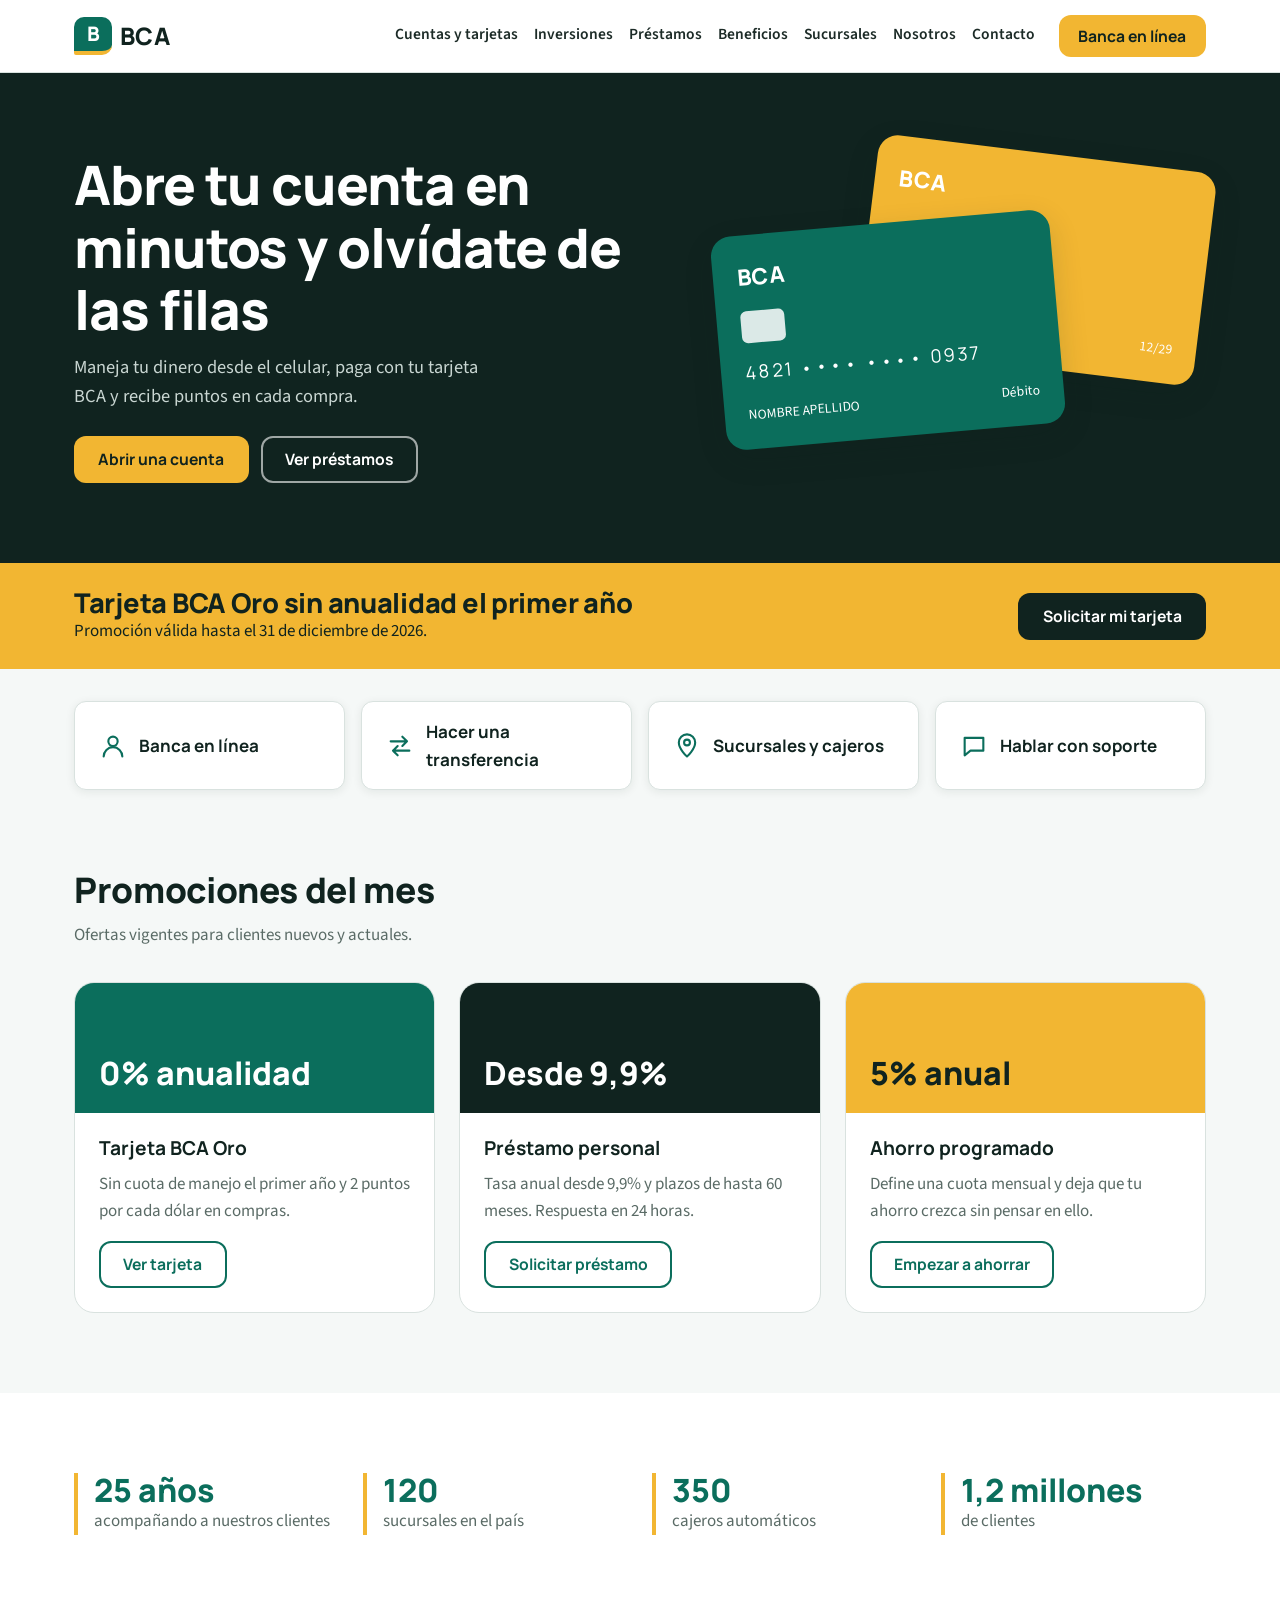
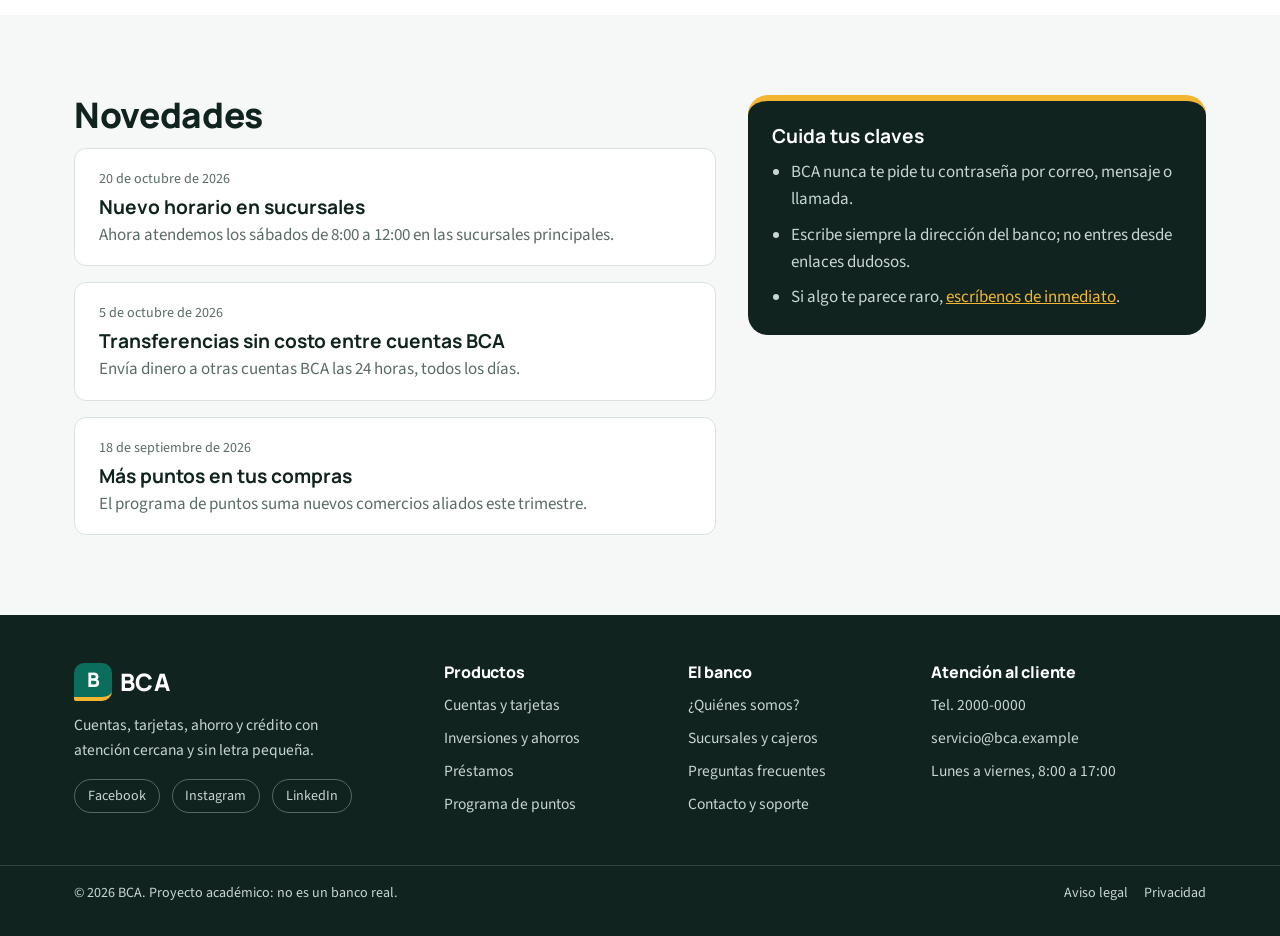
<file: index.html>
<!DOCTYPE html>
<html lang="es">
<head>
  <meta charset="UTF-8">
  <meta name="viewport" content="width=device-width, initial-scale=1">
  <title>BCA | Tu banco, sin filas ni letra pequeña</title>
  <meta name="description" content="BCA: cuentas, tarjetas, ahorro y préstamos con banca en línea y atención cercana.">

  <!-- Orden obligatorio: variables > global > header > footer > CSS propio -->
  <link rel="stylesheet" href="css/variables.css">
  <link rel="stylesheet" href="css/global.css">
  <link rel="stylesheet" href="css/components/header.css">
  <link rel="stylesheet" href="css/components/footer.css">
  <link rel="stylesheet" href="css/home.css">
</head>
<body>
  <a class="skip-link" href="#contenido">Saltar al contenido</a>

  <!-- ===== NAVBAR (plantilla común, no modificar) ===== -->
  <header class="site-header">
    <div class="contenedor site-header__fila">
      <a class="logo" href="index.html" aria-label="BCA, ir al inicio">
        <span class="logo__marca" aria-hidden="true">B</span>
        <span class="logo__texto">BCA</span>
      </a>

      <input type="checkbox" id="menu-toggle" class="menu-check" aria-label="Abrir o cerrar el menú">
      <label for="menu-toggle" class="menu-boton"><span></span></label>

      <nav class="nav" aria-label="Principal">
        <ul class="nav__lista">
          <li><a class="nav__enlace" href="pages/cuentas-tarjetas.html">Cuentas y tarjetas</a></li>
          <li><a class="nav__enlace" href="pages/inversiones-ahorros.html">Inversiones</a></li>
          <li><a class="nav__enlace" href="pages/prestamos.html">Préstamos</a></li>
          <li><a class="nav__enlace" href="pages/beneficios-puntos.html">Beneficios</a></li>
          <li><a class="nav__enlace" href="pages/sucursales.html">Sucursales</a></li>
          <li><a class="nav__enlace" href="pages/nosotros.html">Nosotros</a></li>
          <li><a class="nav__enlace" href="pages/contacto.html">Contacto</a></li>
        </ul>
        <a class="btn btn-acento nav__cta" href="pages/login.html">Banca en línea</a>
      </nav>
    </div>
  </header>
  <!-- ===== FIN NAVBAR ===== -->

  <main id="contenido">

    <!-- ===== HERO ===== -->
    <section class="home-hero" aria-labelledby="hero-titulo">
      <div class="contenedor home-hero__grid">
        <div>
          <h1 id="hero-titulo">Abre tu cuenta en minutos y olvídate de las filas</h1>
          <p class="home-hero__texto">Maneja tu dinero desde el celular, paga con tu tarjeta BCA y recibe puntos en cada compra.</p>
          <div class="home-hero__acciones">
            <a class="btn btn-acento" href="pages/cuentas-tarjetas.html">Abrir una cuenta</a>
            <a class="btn btn-borde-claro" href="pages/prestamos.html">Ver préstamos</a>
          </div>
        </div>

        <div class="home-visual" aria-hidden="true">
          <div class="home-tarjeta home-tarjeta--atras">
            <span class="home-tarjeta__marca">BCA</span>
            <span class="home-tarjeta__fila"><span></span><span>12/29</span></span>
          </div>
          <div class="home-tarjeta home-tarjeta--frente">
            <span class="home-tarjeta__marca">BCA</span>
            <span class="home-tarjeta__chip"></span>
            <span class="home-tarjeta__numero">4821 &bull;&bull;&bull;&bull; &bull;&bull;&bull;&bull; 0937</span>
            <span class="home-tarjeta__fila"><span>NOMBRE APELLIDO</span><span>Débito</span></span>
          </div>
        </div>
      </div>
    </section>

    <!-- ===== BANNER PRINCIPAL DE PROMOCIÓN ===== -->
    <section class="home-banner" aria-label="Promoción destacada">
      <div class="contenedor home-banner__fila">
        <div>
          <h2>Tarjeta BCA Oro sin anualidad el primer año</h2>
          <p>Promoción válida hasta el 31 de diciembre de 2026.</p>
        </div>
        <a class="btn btn-primario" href="pages/cuentas-tarjetas.html">Solicitar mi tarjeta</a>
      </div>
    </section>

    <!-- ===== ACCESOS RÁPIDOS ===== -->
    <div class="contenedor">
      <nav class="home-accesos" aria-label="Accesos rápidos">
      <a class="home-acceso" href="pages/login.html">
        <svg viewBox="0 0 24 24" aria-hidden="true"><circle cx="12" cy="8" r="4"/><path d="M4 21c0-4.4 3.6-8 8-8s8 3.6 8 8"/></svg>
        Banca en línea
      </a>
      <a class="home-acceso" href="pages/transferencia.html">
        <svg viewBox="0 0 24 24" aria-hidden="true"><path d="M4 8h14M14 4l4 4-4 4M20 16H6M10 12l-4 4 4 4"/></svg>
        Hacer una transferencia
      </a>
      <a class="home-acceso" href="pages/sucursales.html">
        <svg viewBox="0 0 24 24" aria-hidden="true"><path d="M12 21s7-6.2 7-12a7 7 0 10-14 0c0 5.8 7 12 7 12z"/><circle cx="12" cy="9" r="2.5"/></svg>
        Sucursales y cajeros
      </a>
      <a class="home-acceso" href="pages/contacto.html">
        <svg viewBox="0 0 24 24" aria-hidden="true"><path d="M4 5h16v11H9l-5 4z"/></svg>
        Hablar con soporte
      </a>
      </nav>
    </div>

    <!-- ===== PROMOCIONES ===== -->
    <section class="seccion" aria-labelledby="promos-titulo">
      <div class="contenedor">
        <div class="seccion__intro">
          <h2 id="promos-titulo">Promociones del mes</h2>
          <p>Ofertas vigentes para clientes nuevos y actuales.</p>
        </div>

        <div class="home-promos">
          <article class="home-promo">
            <div class="home-promo__cabecera">0% anualidad</div>
            <div class="home-promo__cuerpo">
              <h3>Tarjeta BCA Oro</h3>
              <p>Sin cuota de manejo el primer año y 2 puntos por cada dólar en compras.</p>
              <a class="btn btn-borde" href="pages/cuentas-tarjetas.html">Ver tarjeta</a>
            </div>
          </article>

          <article class="home-promo">
            <div class="home-promo__cabecera">Desde 9,9%</div>
            <div class="home-promo__cuerpo">
              <h3>Préstamo personal</h3>
              <p>Tasa anual desde 9,9% y plazos de hasta 60 meses. Respuesta en 24 horas.</p>
              <a class="btn btn-borde" href="pages/prestamos.html">Solicitar préstamo</a>
            </div>
          </article>

          <article class="home-promo">
            <div class="home-promo__cabecera">5% anual</div>
            <div class="home-promo__cuerpo">
              <h3>Ahorro programado</h3>
              <p>Define una cuota mensual y deja que tu ahorro crezca sin pensar en ello.</p>
              <a class="btn btn-borde" href="pages/inversiones-ahorros.html">Empezar a ahorrar</a>
            </div>
          </article>
        </div>
      </div>
    </section>

    <!-- ===== CIFRAS ===== -->
    <section class="seccion seccion--blanca" aria-label="BCA en cifras">
      <div class="contenedor">
        <ul class="home-cifras">
          <li><strong>25 años</strong><span>acompañando a nuestros clientes</span></li>
          <li><strong>120</strong><span>sucursales en el país</span></li>
          <li><strong>350</strong><span>cajeros automáticos</span></li>
          <li><strong>1,2 millones</strong><span>de clientes</span></li>
        </ul>
      </div>
    </section>

    <!-- ===== AVISOS Y SEGURIDAD ===== -->
    <section class="seccion" aria-labelledby="avisos-titulo">
      <div class="contenedor home-avisos">
        <div>
          <h2 id="avisos-titulo">Novedades</h2>
          <ul class="home-noticias">
            <li class="home-noticia">
              <time datetime="2026-10-20">20 de octubre de 2026</time>
              <h3>Nuevo horario en sucursales</h3>
              <p>Ahora atendemos los sábados de 8:00 a 12:00 en las sucursales principales.</p>
            </li>
            <li class="home-noticia">
              <time datetime="2026-10-05">5 de octubre de 2026</time>
              <h3>Transferencias sin costo entre cuentas BCA</h3>
              <p>Envía dinero a otras cuentas BCA las 24 horas, todos los días.</p>
            </li>
            <li class="home-noticia">
              <time datetime="2026-09-18">18 de septiembre de 2026</time>
              <h3>Más puntos en tus compras</h3>
              <p>El programa de puntos suma nuevos comercios aliados este trimestre.</p>
            </li>
          </ul>
        </div>

        <aside class="home-seguridad" aria-labelledby="seg-titulo">
          <h3 id="seg-titulo">Cuida tus claves</h3>
          <ul>
            <li>BCA nunca te pide tu contraseña por correo, mensaje o llamada.</li>
            <li>Escribe siempre la dirección del banco; no entres desde enlaces dudosos.</li>
            <li>Si algo te parece raro, <a href="pages/contacto.html">escríbenos de inmediato</a>.</li>
          </ul>
        </aside>
      </div>
    </section>

  </main>

  <!-- ===== FOOTER (plantilla común, no modificar) ===== -->
  <footer class="site-footer">
    <div class="contenedor site-footer__grid">
      <div>
        <a class="logo" href="index.html" aria-label="BCA, ir al inicio">
          <span class="logo__marca" aria-hidden="true">B</span>
          <span class="logo__texto">BCA</span>
        </a>
        <p class="site-footer__desc">Cuentas, tarjetas, ahorro y crédito con atención cercana y sin letra pequeña.</p>
        <ul class="site-footer__redes">
          <li><a href="#">Facebook</a></li>
          <li><a href="#">Instagram</a></li>
          <li><a href="#">LinkedIn</a></li>
        </ul>
      </div>

      <nav aria-label="Productos">
        <h2 class="site-footer__titulo">Productos</h2>
        <ul class="site-footer__lista">
          <li><a href="pages/cuentas-tarjetas.html">Cuentas y tarjetas</a></li>
          <li><a href="pages/inversiones-ahorros.html">Inversiones y ahorros</a></li>
          <li><a href="pages/prestamos.html">Préstamos</a></li>
          <li><a href="pages/beneficios-puntos.html">Programa de puntos</a></li>
        </ul>
      </nav>

      <nav aria-label="El banco">
        <h2 class="site-footer__titulo">El banco</h2>
        <ul class="site-footer__lista">
          <li><a href="pages/nosotros.html">¿Quiénes somos?</a></li>
          <li><a href="pages/sucursales.html">Sucursales y cajeros</a></li>
          <li><a href="pages/faq.html">Preguntas frecuentes</a></li>
          <li><a href="pages/contacto.html">Contacto y soporte</a></li>
        </ul>
      </nav>

      <div>
        <h2 class="site-footer__titulo">Atención al cliente</h2>
        <address class="site-footer__contacto">
          <span>Tel. 2000-0000</span>
          <span>servicio@bca.example</span>
          <span>Lunes a viernes, 8:00 a 17:00</span>
        </address>
      </div>
    </div>

    <div class="site-footer__base">
      <div class="contenedor">
        <p>&copy; 2026 BCA. Proyecto académico: no es un banco real.</p>
        <ul class="site-footer__legal">
          <li><a href="#">Aviso legal</a></li>
          <li><a href="#">Privacidad</a></li>
        </ul>
      </div>
    </div>
  </footer>
  <!-- ===== FIN FOOTER ===== -->
</body>
</html>
</file>
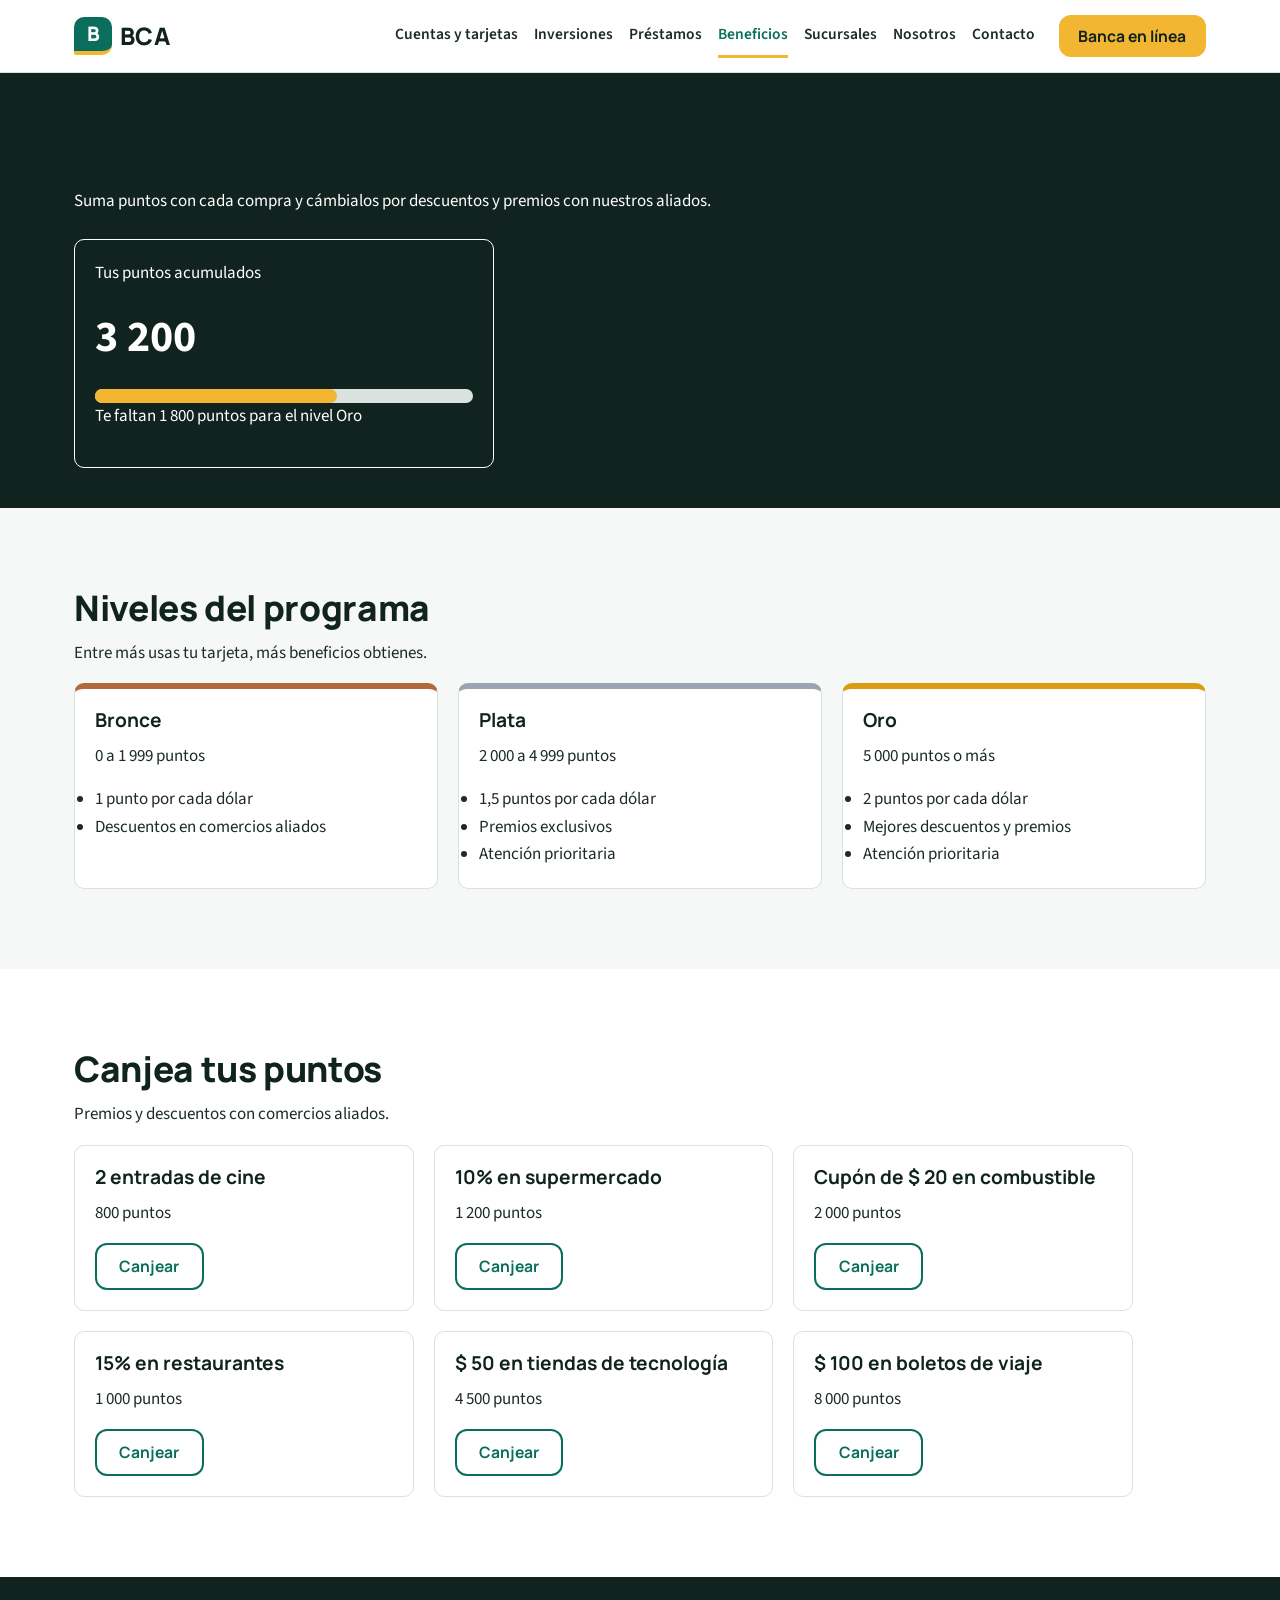
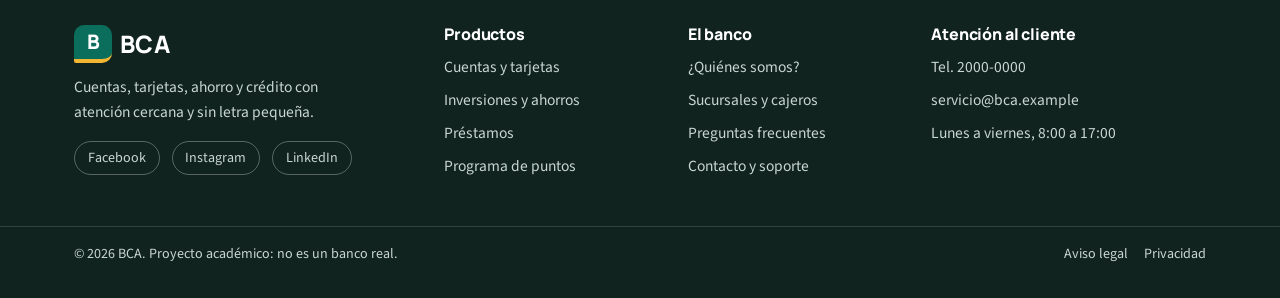
<file: pages/beneficios-puntos.html>
<!DOCTYPE html>
<html lang="es">
<head>
  <meta charset="UTF-8">
  <meta name="viewport" content="width=device-width, initial-scale=1">
  <title>Beneficios y programa de puntos | BCA</title>
  <meta name="description" content="Acumula puntos con tu tarjeta BCA y canjéalos por premios y descuentos.">

  <link rel="stylesheet" href="../css/variables.css">
  <link rel="stylesheet" href="../css/global.css">
  <link rel="stylesheet" href="../css/components/header.css">
  <link rel="stylesheet" href="../css/components/footer.css">
  <link rel="stylesheet" href="../css/beneficios-puntos.css">
</head>
<body>
  <a class="skip-link" href="#contenido">Saltar al contenido</a>

  <header class="site-header">
    <div class="contenedor site-header__fila">
      <a class="logo" href="../index.html" aria-label="BCA, ir al inicio">
        <span class="logo__marca" aria-hidden="true">B</span>
        <span class="logo__texto">BCA</span>
      </a>

      <input type="checkbox" id="menu-toggle" class="menu-check" aria-label="Abrir o cerrar el menú">
      <label for="menu-toggle" class="menu-boton"><span></span></label>

      <nav class="nav" aria-label="Principal">
        <ul class="nav__lista">
          <li><a class="nav__enlace" href="cuentas-tarjetas.html">Cuentas y tarjetas</a></li>
          <li><a class="nav__enlace" href="inversiones-ahorros.html">Inversiones</a></li>
          <li><a class="nav__enlace" href="prestamos.html">Préstamos</a></li>
          <li><a class="nav__enlace" href="beneficios-puntos.html" aria-current="page">Beneficios</a></li>
          <li><a class="nav__enlace" href="sucursales.html">Sucursales</a></li>
          <li><a class="nav__enlace" href="nosotros.html">Nosotros</a></li>
          <li><a class="nav__enlace" href="contacto.html">Contacto</a></li>
        </ul>
        <a class="btn btn-acento nav__cta" href="login.html">Banca en línea</a>
      </nav>
    </div>
  </header>

  <main id="contenido">

    <section class="puntos-hero">
      <div class="contenedor">
        <h1>Programa de puntos BCA</h1>
        <p>Suma puntos con cada compra y cámbialos por descuentos y premios con nuestros aliados.</p>

        <div class="puntos-saldo">
          <p>Tus puntos acumulados</p>
          <p class="puntos-total">3 200</p>
          <div class="puntos-barra">
            <div class="puntos-barra-llena"></div>
          </div>
          <p>Te faltan 1 800 puntos para el nivel Oro</p>
        </div>
      </div>
    </section>

    <section class="seccion">
      <div class="contenedor">
        <h2>Niveles del programa</h2>
        <p>Entre más usas tu tarjeta, más beneficios obtienes.</p>

        <div class="puntos-niveles">
          <div class="puntos-nivel puntos-bronce">
            <h3>Bronce</h3>
            <p>0 a 1 999 puntos</p>
            <ul>
              <li>1 punto por cada dólar</li>
              <li>Descuentos en comercios aliados</li>
            </ul>
          </div>

          <div class="puntos-nivel puntos-plata">
            <h3>Plata</h3>
            <p>2 000 a 4 999 puntos</p>
            <ul>
              <li>1,5 puntos por cada dólar</li>
              <li>Premios exclusivos</li>
              <li>Atención prioritaria</li>
            </ul>
          </div>

          <div class="puntos-nivel puntos-oro">
            <h3>Oro</h3>
            <p>5 000 puntos o más</p>
            <ul>
              <li>2 puntos por cada dólar</li>
              <li>Mejores descuentos y premios</li>
              <li>Atención prioritaria</li>
            </ul>
          </div>
        </div>
      </div>
    </section>

    <section class="seccion seccion--blanca">
      <div class="contenedor">
        <h2>Canjea tus puntos</h2>
        <p>Premios y descuentos con comercios aliados.</p>

        <div class="puntos-premios">
          <div class="puntos-premio">
            <h3>2 entradas de cine</h3>
            <p>800 puntos</p>
            <a class="btn btn-borde" href="#">Canjear</a>
          </div>

          <div class="puntos-premio">
            <h3>10% en supermercado</h3>
            <p>1 200 puntos</p>
            <a class="btn btn-borde" href="#">Canjear</a>
          </div>

          <div class="puntos-premio">
            <h3>Cupón de $ 20 en combustible</h3>
            <p>2 000 puntos</p>
            <a class="btn btn-borde" href="#">Canjear</a>
          </div>

          <div class="puntos-premio">
            <h3>15% en restaurantes</h3>
            <p>1 000 puntos</p>
            <a class="btn btn-borde" href="#">Canjear</a>
          </div>

          <div class="puntos-premio">
            <h3>$ 50 en tiendas de tecnología</h3>
            <p>4 500 puntos</p>
            <a class="btn btn-borde" href="#">Canjear</a>
          </div>

          <div class="puntos-premio">
            <h3>$ 100 en boletos de viaje</h3>
            <p>8 000 puntos</p>
            <a class="btn btn-borde" href="#">Canjear</a>
          </div>
        </div>
      </div>
    </section>
  </main>

  <footer class="site-footer">
    <div class="contenedor site-footer__grid">
      <div>
        <a class="logo" href="../index.html" aria-label="BCA, ir al inicio">
          <span class="logo__marca" aria-hidden="true">B</span>
          <span class="logo__texto">BCA</span>
        </a>
        <p class="site-footer__desc">Cuentas, tarjetas, ahorro y crédito con atención cercana y sin letra pequeña.</p>
        <ul class="site-footer__redes">
          <li><a href="#">Facebook</a></li>
          <li><a href="#">Instagram</a></li>
          <li><a href="#">LinkedIn</a></li>
        </ul>
      </div>

      <nav aria-label="Productos">
        <h2 class="site-footer__titulo">Productos</h2>
        <ul class="site-footer__lista">
          <li><a href="cuentas-tarjetas.html">Cuentas y tarjetas</a></li>
          <li><a href="inversiones-ahorros.html">Inversiones y ahorros</a></li>
          <li><a href="prestamos.html">Préstamos</a></li>
          <li><a href="beneficios-puntos.html">Programa de puntos</a></li>
        </ul>
      </nav>

      <nav aria-label="El banco">
        <h2 class="site-footer__titulo">El banco</h2>
        <ul class="site-footer__lista">
          <li><a href="nosotros.html">¿Quiénes somos?</a></li>
          <li><a href="sucursales.html">Sucursales y cajeros</a></li>
          <li><a href="faq.html">Preguntas frecuentes</a></li>
          <li><a href="contacto.html">Contacto y soporte</a></li>
        </ul>
      </nav>

      <div>
        <h2 class="site-footer__titulo">Atención al cliente</h2>
        <address class="site-footer__contacto">
          <span>Tel. 2000-0000</span>
          <span>servicio@bca.example</span>
          <span>Lunes a viernes, 8:00 a 17:00</span>
        </address>
      </div>
    </div>

    <div class="site-footer__base">
      <div class="contenedor">
        <p>&copy; 2026 BCA. Proyecto académico: no es un banco real.</p>
        <ul class="site-footer__legal">
          <li><a href="#">Aviso legal</a></li>
          <li><a href="#">Privacidad</a></li>
        </ul>
      </div>
    </div>
  </footer>
</body>
</html>
</file>
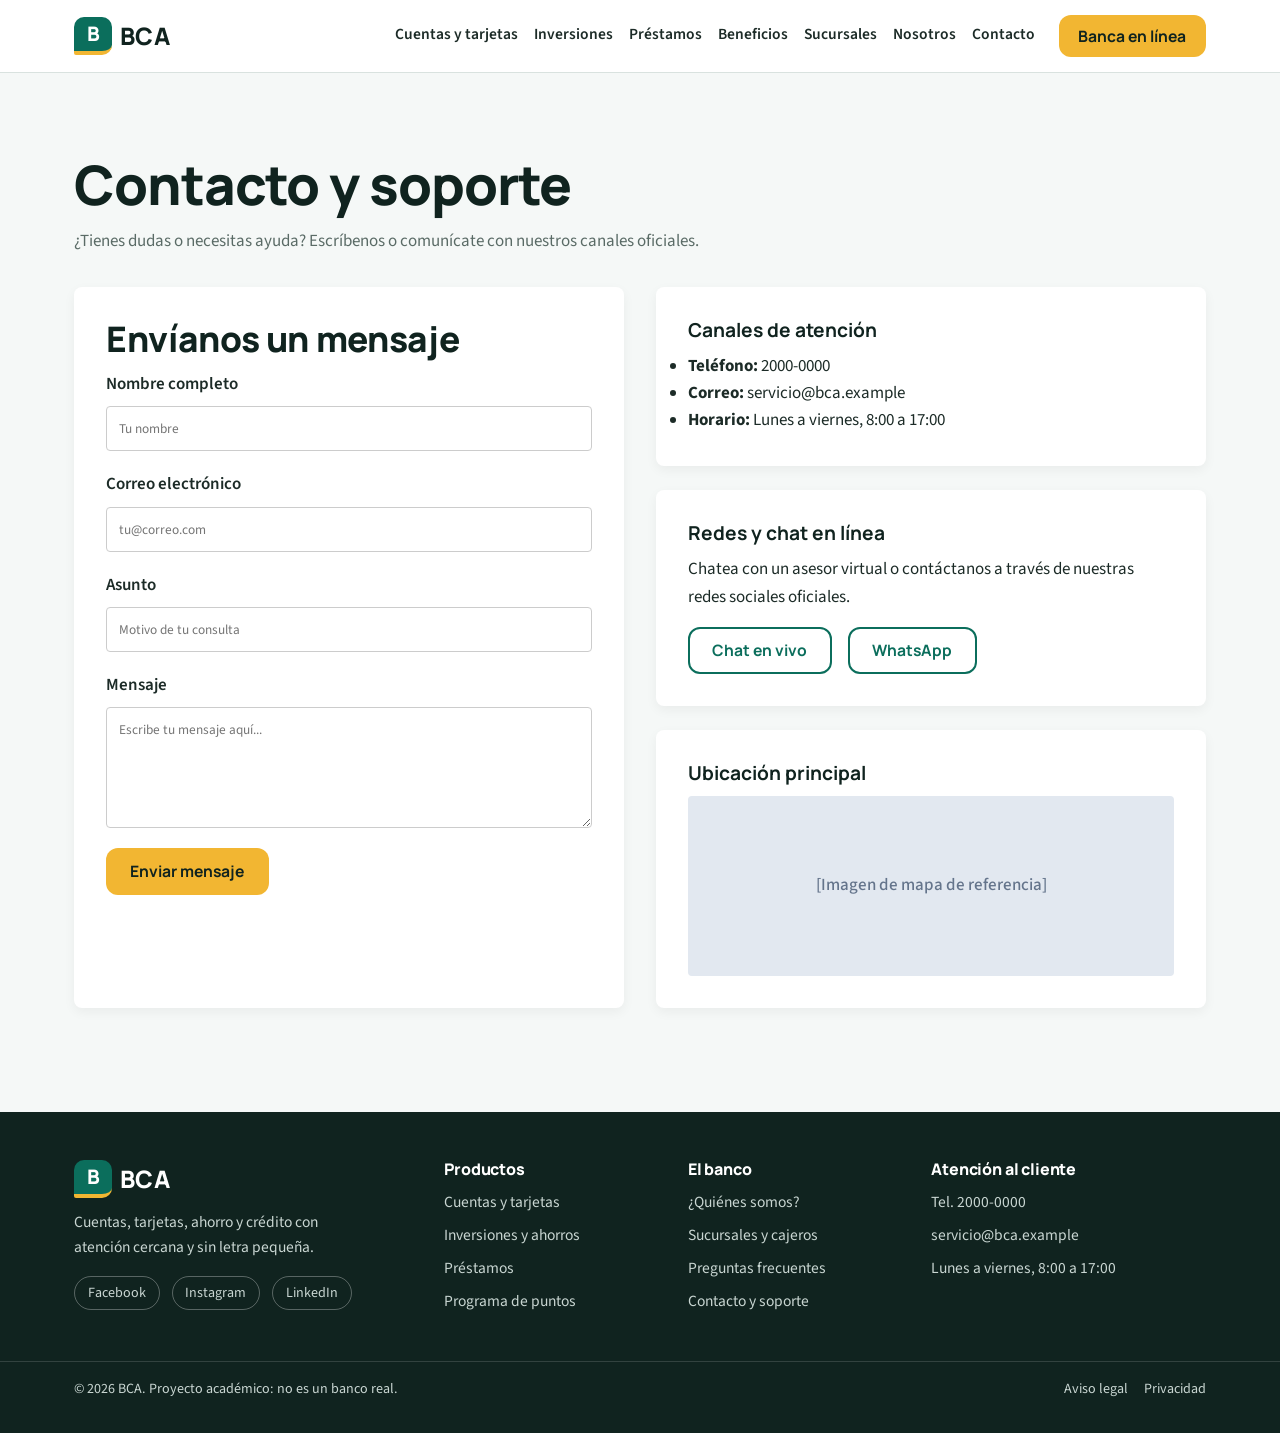
<file: pages/contacto.html>
<!DOCTYPE html>
<html lang="es">
<head>
  <meta charset="UTF-8">
  <meta name="viewport" content="width=device-width, initial-scale=1">
  <title>Contacto y soporte | BCA</title>
  <meta name="description" content="Comunícate con el servicio de atención al cliente de BCA. Estamos para ayudarte.">

  <!-- Orden obligatorio de CSS según las reglas del equipo -->
  <link rel="stylesheet" href="../css/variables.css">
  <link rel="stylesheet" href="../css/global.css">
  <link rel="stylesheet" href="../css/components/header.css">
  <link rel="stylesheet" href="../css/components/footer.css">
  <link rel="stylesheet" href="../css/contacto.css">
</head>
<body>
  <a class="skip-link" href="#contenido">Saltar al contenido</a>

  <!-- ===== NAVBAR ===== -->
  <header class="site-header">
    <div class="contenedor site-header__fila">
      <a class="logo" href="../index.html" aria-label="BCA, ir al inicio">
        <span class="logo__marca" aria-hidden="true">B</span>
        <span class="logo__texto">BCA</span>
      </a>

      <input type="checkbox" id="menu-toggle" class="menu-check" aria-label="Abrir o cerrar el menú">
      <label for="menu-toggle" class="menu-boton"><span></span></label>

      <nav class="nav" aria-label="Principal">
        <ul class="nav__lista">
          <li><a class="nav__enlace" href="cuentas-tarjetas.html">Cuentas y tarjetas</a></li>
          <li><a class="nav__enlace" href="inversiones-ahorros.html">Inversiones</a></li>
          <li><a class="nav__enlace" href="prestamos.html">Préstamos</a></li>
          <li><a class="nav__enlace" href="beneficios-puntos.html">Beneficios</a></li>
          <li><a class="nav__enlace" href="sucursales.html">Sucursales</a></li>
          <li><a class="nav__enlace" href="nosotros.html">Nosotros</a></li>
          <li><a class="nav__enlace nav__enlace--activo" href="contacto.html">Contacto</a></li>
        </ul>
        <a class="btn btn-acento nav__cta" href="login.html">Banca en línea</a>
      </nav>
    </div>
  </header>
  <!-- ===== FIN NAVBAR ===== -->

  <main id="contenido">
    <section class="seccion contacto-hero">
      <div class="contenedor">
        <div class="seccion__intro">
          <h1>Contacto y soporte</h1>
          <p>¿Tienes dudas o necesitas ayuda? Escríbenos o comunícate con nuestros canales oficiales.</p>
        </div>

        <div class="contacto-grid">
          <!-- Formulario de contacto -->
          <div class="contacto-form-container">
            <h2>Envíanos un mensaje</h2>
            <form class="contacto-form">
              <div class="contacto-campo">
                <label for="nombre">Nombre completo</label>
                <input type="text" id="nombre" name="nombre" placeholder="Tu nombre" required>
              </div>
              <div class="contacto-campo">
                <label for="correo">Correo electrónico</label>
                <input type="email" id="correo" name="correo" placeholder="tu@correo.com" required>
              </div>
              <div class="contacto-campo">
                <label for="asunto">Asunto</label>
                <input type="text" id="asunto" name="asunto" placeholder="Motivo de tu consulta" required>
              </div>
              <div class="contacto-campo">
                <label for="mensaje">Mensaje</label>
                <textarea id="mensaje" name="mensaje" rows="5" placeholder="Escribe tu mensaje aquí..." required></textarea>
              </div>
              <button type="submit" class="btn btn-acento">Enviar mensaje</button>
            </form>
          </div>

          <!-- Tarjetas de info y canales -->
          <div class="contacto-info">
            <div class="contacto-tarjeta-info">
              <h3>Canales de atención</h3>
              <ul>
                <li><strong>Teléfono:</strong> 2000-0000</li>
                <li><strong>Correo:</strong> servicio@bca.example</li>
                <li><strong>Horario:</strong> Lunes a viernes, 8:00 a 17:00</li>
              </ul>
            </div>

            <div class="contacto-tarjeta-info">
              <h3>Redes y chat en línea</h3>
              <p>Chatea con un asesor virtual o contáctanos a través de nuestras redes sociales oficiales.</p>
              <div class="contacto-redes">
                <a href="#" class="btn btn-borde">Chat en vivo</a>
                <a href="#" class="btn btn-borde">WhatsApp</a>
              </div>
            </div>

            <div class="contacto-mapa-preview">
              <h3>Ubicación principal</h3>
              <div class="contacto-mapa-placeholder" aria-hidden="true">
                <span>[Imagen de mapa de referencia]</span>
              </div>
            </div>
          </div>
        </div>
      </div>
    </section>
  </main>

  <!-- ===== FOOTER (Plantilla común) ===== -->
  <footer class="site-footer">
    <div class="contenedor site-footer__grid">
      <div>
        <a class="logo" href="../index.html" aria-label="BCA, ir al inicio">
          <span class="logo__marca" aria-hidden="true">B</span>
          <span class="logo__texto">BCA</span>
        </a>
        <p class="site-footer__desc">Cuentas, tarjetas, ahorro y crédito con atención cercana y sin letra pequeña.</p>
        <ul class="site-footer__redes">
          <li><a href="#">Facebook</a></li>
          <li><a href="#">Instagram</a></li>
          <li><a href="#">LinkedIn</a></li>
        </ul>
      </div>

      <nav aria-label="Productos">
        <h2 class="site-footer__titulo">Productos</h2>
        <ul class="site-footer__lista">
          <li><a href="cuentas-tarjetas.html">Cuentas y tarjetas</a></li>
          <li><a href="inversiones-ahorros.html">Inversiones y ahorros</a></li>
          <li><a href="prestamos.html">Préstamos</a></li>
          <li><a href="beneficios-puntos.html">Programa de puntos</a></li>
        </ul>
      </nav>

      <nav aria-label="El banco">
        <h2 class="site-footer__titulo">El banco</h2>
        <ul class="site-footer__lista">
          <li><a href="nosotros.html">¿Quiénes somos?</a></li>
          <li><a href="sucursales.html">Sucursales y cajeros</a></li>
          <li><a href="faq.html">Preguntas frecuentes</a></li>
          <li><a href="contacto.html">Contacto y soporte</a></li>
        </ul>
      </nav>

      <div>
        <h2 class="site-footer__titulo">Atención al cliente</h2>
        <address class="site-footer__contacto">
          <span>Tel. 2000-0000</span>
          <span>servicio@bca.example</span>
          <span>Lunes a viernes, 8:00 a 17:00</span>
        </address>
      </div>
    </div>

    <div class="site-footer__base">
      <div class="contenedor">
        <p>&copy; 2026 BCA. Proyecto académico: no es un banco real.</p>
        <ul class="site-footer__legal">
          <li><a href="#">Aviso legal</a></li>
          <li><a href="#">Privacidad</a></li>
        </ul>
      </div>
    </div>
  </footer>
  <!-- ===== FIN FOOTER ===== -->
</body>
</html>
</file>
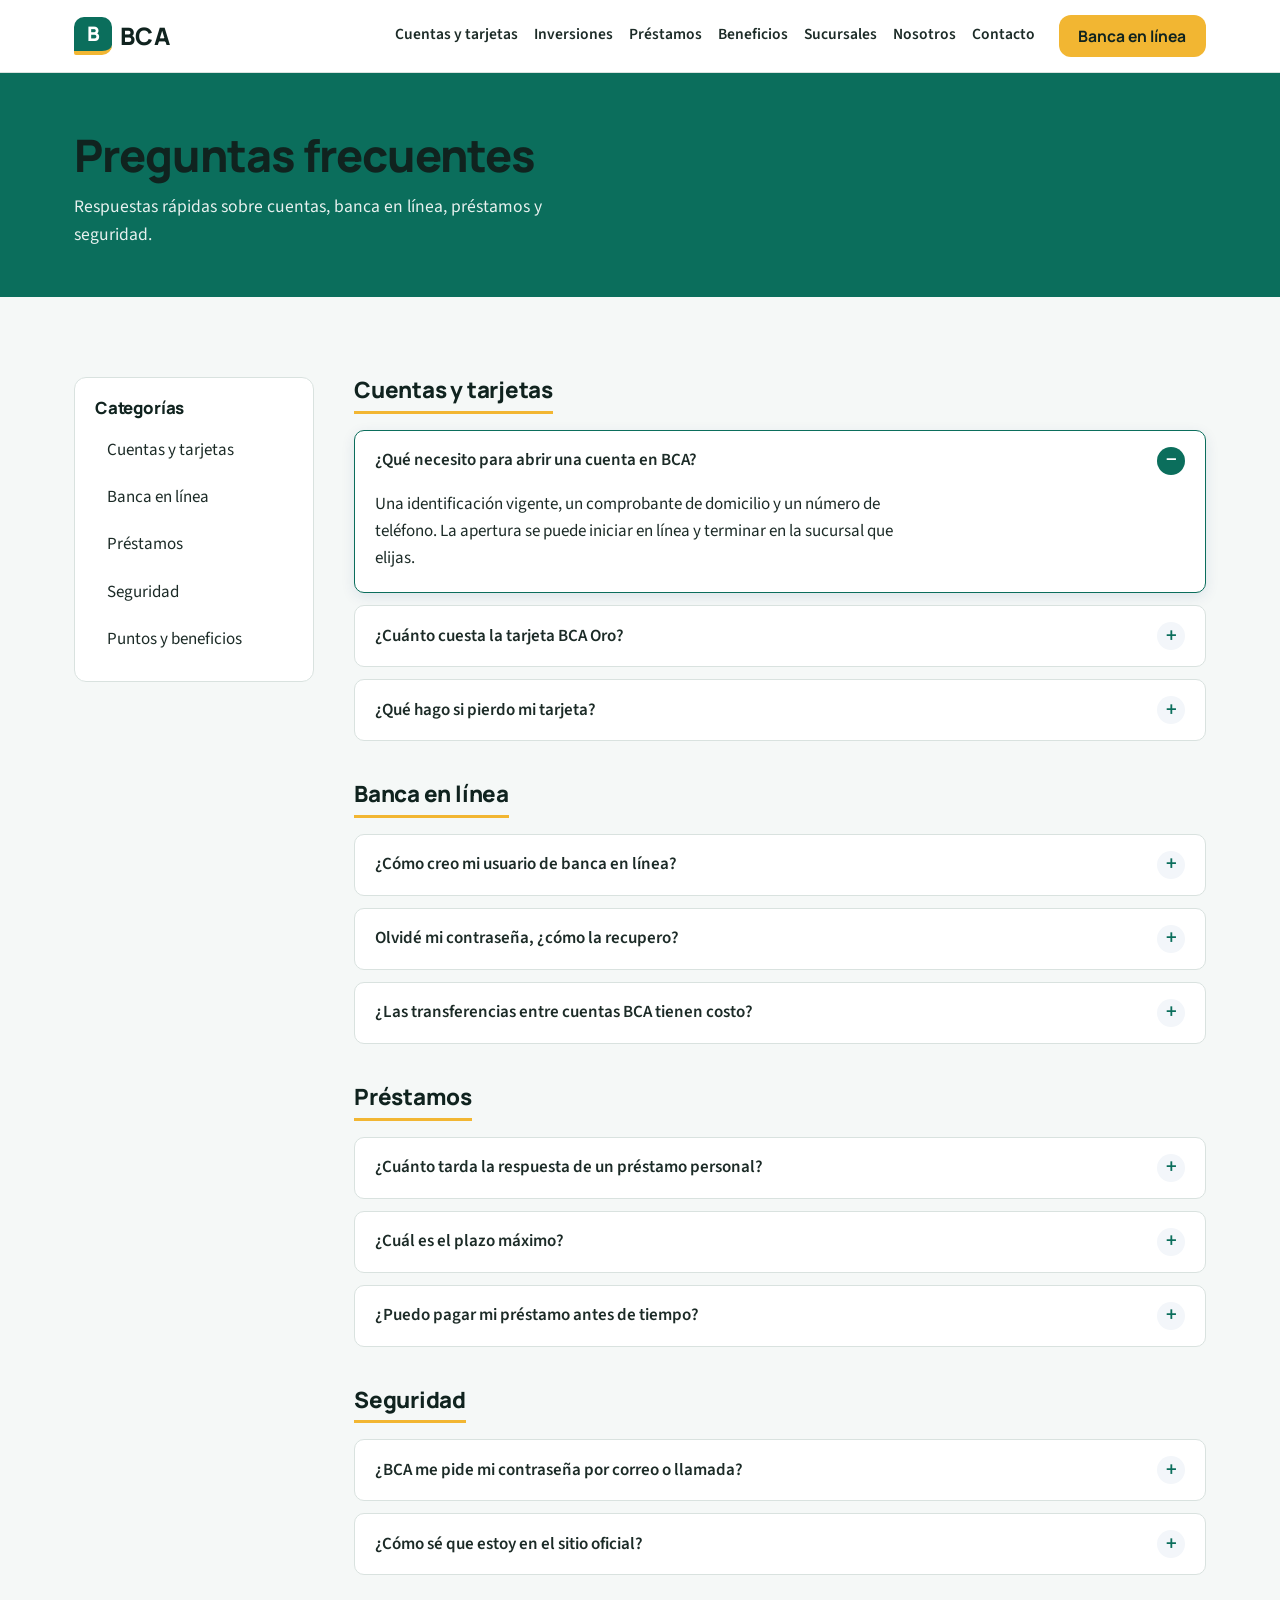
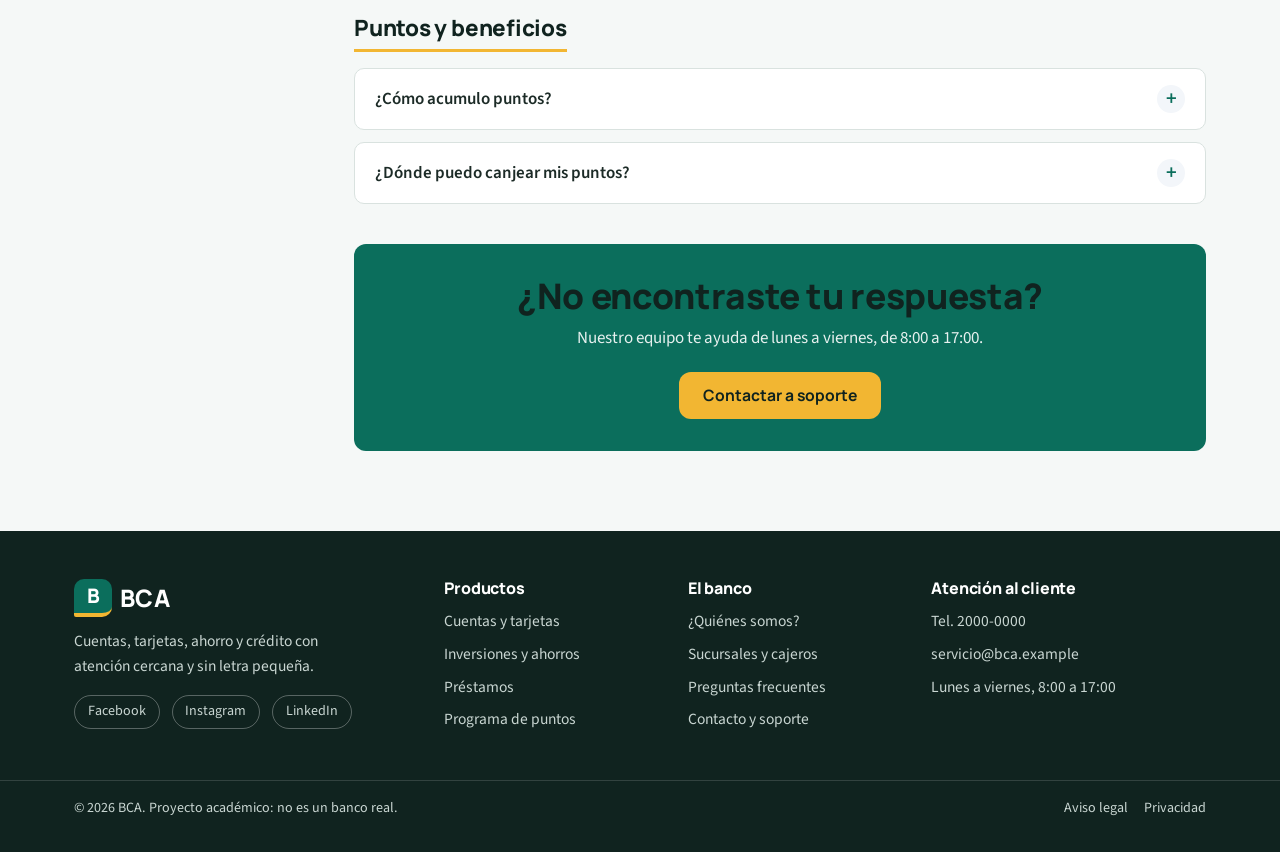
<file: pages/faq.html>
<!DOCTYPE html>
<html lang="es">
<head>
  <meta charset="UTF-8">
  <meta name="viewport" content="width=device-width, initial-scale=1">
  <title>Preguntas frecuentes | BCA</title>
  <meta name="description" content="Respuestas sobre cuentas, tarjetas, banca en línea, préstamos, seguridad y puntos de BCA.">

  <!-- Orden obligatorio: variables > global > header > footer > CSS propio -->
  <link rel="stylesheet" href="../css/variables.css">
  <link rel="stylesheet" href="../css/global.css">
  <link rel="stylesheet" href="../css/components/header.css">
  <link rel="stylesheet" href="../css/components/footer.css">
  <link rel="stylesheet" href="../css/faq.css">
</head>
<body>
  <a class="skip-link" href="#contenido">Saltar al contenido</a>

  <!-- ===== NAVBAR (plantilla común, no modificar) ===== -->
  <header class="site-header">
    <div class="contenedor site-header__fila">
      <a class="logo" href="../index.html" aria-label="BCA, ir al inicio">
        <span class="logo__marca" aria-hidden="true">B</span>
        <span class="logo__texto">BCA</span>
      </a>

      <input type="checkbox" id="menu-toggle" class="menu-check" aria-label="Abrir o cerrar el menú">
      <label for="menu-toggle" class="menu-boton"><span></span></label>

      <nav class="nav" aria-label="Principal">
        <ul class="nav__lista">
          <li><a class="nav__enlace" href="cuentas-tarjetas.html">Cuentas y tarjetas</a></li>
          <li><a class="nav__enlace" href="inversiones-ahorros.html">Inversiones</a></li>
          <li><a class="nav__enlace" href="prestamos.html">Préstamos</a></li>
          <li><a class="nav__enlace" href="beneficios-puntos.html">Beneficios</a></li>
          <li><a class="nav__enlace" href="sucursales.html">Sucursales</a></li>
          <li><a class="nav__enlace" href="nosotros.html">Nosotros</a></li>
          <li><a class="nav__enlace" href="contacto.html">Contacto</a></li>
        </ul>
        <a class="btn btn-acento nav__cta" href="login.html">Banca en línea</a>
      </nav>
    </div>
  </header>
  <!-- ===== FIN NAVBAR ===== -->

  <main id="contenido" class="faq">

    <!-- ===== ENCABEZADO ===== -->
    <section class="faq-hero" aria-labelledby="faq-titulo">
      <div class="contenedor">
        <h1 id="faq-titulo">Preguntas frecuentes</h1>
        <p>Respuestas rápidas sobre cuentas, banca en línea, préstamos y seguridad.</p>
      </div>
    </section>

    <section class="seccion" aria-label="Preguntas por categoría">
      <div class="contenedor faq-layout">

        <!-- Índice de categorías -->
        <nav class="faq-indice" aria-label="Categorías">
          <h2>Categorías</h2>
          <ul>
            <li><a href="#faq-cuentas">Cuentas y tarjetas</a></li>
            <li><a href="#faq-banca">Banca en línea</a></li>
            <li><a href="#faq-prestamos">Préstamos</a></li>
            <li><a href="#faq-seguridad">Seguridad</a></li>
            <li><a href="#faq-puntos">Puntos y beneficios</a></li>
          </ul>
        </nav>

        <div class="faq-contenido">

          <!-- Acordeón hecho solo con CSS: <details> y <summary> -->
          <section class="faq-grupo" id="faq-cuentas" aria-labelledby="faq-cuentas-t">
            <h2 id="faq-cuentas-t">Cuentas y tarjetas</h2>
            <details class="faq-item" open>
              <summary>¿Qué necesito para abrir una cuenta en BCA?</summary>
              <p>Una identificación vigente, un comprobante de domicilio y un número de teléfono. La apertura se puede iniciar en línea y terminar en la sucursal que elijas.</p>
            </details>
            <details class="faq-item">
              <summary>¿Cuánto cuesta la tarjeta BCA Oro?</summary>
              <p>El primer año no tiene anualidad. Después se aplica la cuota vigente que verás en el contrato antes de firmar.</p>
            </details>
            <details class="faq-item">
              <summary>¿Qué hago si pierdo mi tarjeta?</summary>
              <p>Llama de inmediato al 2000-0000 para bloquearla. Luego puedes pedir una reposición en cualquier sucursal.</p>
            </details>
          </section>

          <section class="faq-grupo" id="faq-banca" aria-labelledby="faq-banca-t">
            <h2 id="faq-banca-t">Banca en línea</h2>
            <details class="faq-item">
              <summary>¿Cómo creo mi usuario de banca en línea?</summary>
              <p>Entra a la página de inicio de sesión, elige “Crear usuario” y sigue los pasos con tu número de cuenta y tu identificación.</p>
            </details>
            <details class="faq-item">
              <summary>Olvidé mi contraseña, ¿cómo la recupero?</summary>
              <p>Usa el enlace “Olvidé mi contraseña” en la pantalla de ingreso. Te guiaremos para crear una nueva sin ir a la sucursal.</p>
            </details>
            <details class="faq-item">
              <summary>¿Las transferencias entre cuentas BCA tienen costo?</summary>
              <p>No. Puedes enviar dinero a otras cuentas BCA las 24 horas, todos los días, sin cargo.</p>
            </details>
          </section>

          <section class="faq-grupo" id="faq-prestamos" aria-labelledby="faq-prestamos-t">
            <h2 id="faq-prestamos-t">Préstamos</h2>
            <details class="faq-item">
              <summary>¿Cuánto tarda la respuesta de un préstamo personal?</summary>
              <p>Respondemos en 24 horas hábiles después de recibir tu solicitud con todos los documentos.</p>
            </details>
            <details class="faq-item">
              <summary>¿Cuál es el plazo máximo?</summary>
              <p>Los préstamos personales llegan hasta 60 meses. Los plazos de hipotecarios y vehiculares dependen del monto y del producto.</p>
            </details>
            <details class="faq-item">
              <summary>¿Puedo pagar mi préstamo antes de tiempo?</summary>
              <p>Sí. Puedes hacer abonos extra o cancelar la deuda completa. Consulta en tu contrato cómo se aplica el abono.</p>
            </details>
          </section>

          <section class="faq-grupo" id="faq-seguridad" aria-labelledby="faq-seguridad-t">
            <h2 id="faq-seguridad-t">Seguridad</h2>
            <details class="faq-item">
              <summary>¿BCA me pide mi contraseña por correo o llamada?</summary>
              <p>Nunca. Si alguien te la solicita, no la compartas y avísanos por la página de contacto.</p>
            </details>
            <details class="faq-item">
              <summary>¿Cómo sé que estoy en el sitio oficial?</summary>
              <p>Escribe siempre la dirección del banco en el navegador y evita entrar desde enlaces de mensajes o correos dudosos.</p>
            </details>
          </section>

          <section class="faq-grupo" id="faq-puntos" aria-labelledby="faq-puntos-t">
            <h2 id="faq-puntos-t">Puntos y beneficios</h2>
            <details class="faq-item">
              <summary>¿Cómo acumulo puntos?</summary>
              <p>Con cada compra que hagas con tu tarjeta BCA. La tarjeta Oro suma 2 puntos por cada dólar.</p>
            </details>
            <details class="faq-item">
              <summary>¿Dónde puedo canjear mis puntos?</summary>
              <p>En el catálogo de premios y descuentos con comercios aliados. Cada trimestre se suman nuevos aliados.</p>
            </details>
          </section>

          <!-- ===== CAJA FINAL ===== -->
          <aside class="faq-contacto" aria-labelledby="faq-contacto-titulo">
            <h2 id="faq-contacto-titulo">¿No encontraste tu respuesta?</h2>
            <p>Nuestro equipo te ayuda de lunes a viernes, de 8:00 a 17:00.</p>
            <a class="btn btn-acento" href="contacto.html">Contactar a soporte</a>
          </aside>
        </div>

      </div>
    </section>

  </main>

  <!-- ===== FOOTER (plantilla común, no modificar) ===== -->
  <footer class="site-footer">
    <div class="contenedor site-footer__grid">
      <div>
        <a class="logo" href="../index.html" aria-label="BCA, ir al inicio">
          <span class="logo__marca" aria-hidden="true">B</span>
          <span class="logo__texto">BCA</span>
        </a>
        <p class="site-footer__desc">Cuentas, tarjetas, ahorro y crédito con atención cercana y sin letra pequeña.</p>
        <ul class="site-footer__redes">
          <li><a href="#">Facebook</a></li>
          <li><a href="#">Instagram</a></li>
          <li><a href="#">LinkedIn</a></li>
        </ul>
      </div>

      <nav aria-label="Productos">
        <h2 class="site-footer__titulo">Productos</h2>
        <ul class="site-footer__lista">
          <li><a href="cuentas-tarjetas.html">Cuentas y tarjetas</a></li>
          <li><a href="inversiones-ahorros.html">Inversiones y ahorros</a></li>
          <li><a href="prestamos.html">Préstamos</a></li>
          <li><a href="beneficios-puntos.html">Programa de puntos</a></li>
        </ul>
      </nav>

      <nav aria-label="El banco">
        <h2 class="site-footer__titulo">El banco</h2>
        <ul class="site-footer__lista">
          <li><a href="nosotros.html">¿Quiénes somos?</a></li>
          <li><a href="sucursales.html">Sucursales y cajeros</a></li>
          <li><a href="faq.html">Preguntas frecuentes</a></li>
          <li><a href="contacto.html">Contacto y soporte</a></li>
        </ul>
      </nav>

      <div>
        <h2 class="site-footer__titulo">Atención al cliente</h2>
        <address class="site-footer__contacto">
          <span>Tel. 2000-0000</span>
          <span>servicio@bca.example</span>
          <span>Lunes a viernes, 8:00 a 17:00</span>
        </address>
      </div>
    </div>

    <div class="site-footer__base">
      <div class="contenedor">
        <p>&copy; 2026 BCA. Proyecto académico: no es un banco real.</p>
        <ul class="site-footer__legal">
          <li><a href="#">Aviso legal</a></li>
          <li><a href="#">Privacidad</a></li>
        </ul>
      </div>
    </div>
  </footer>
  <!-- ===== FIN FOOTER ===== -->
</body>
</html>
</file>
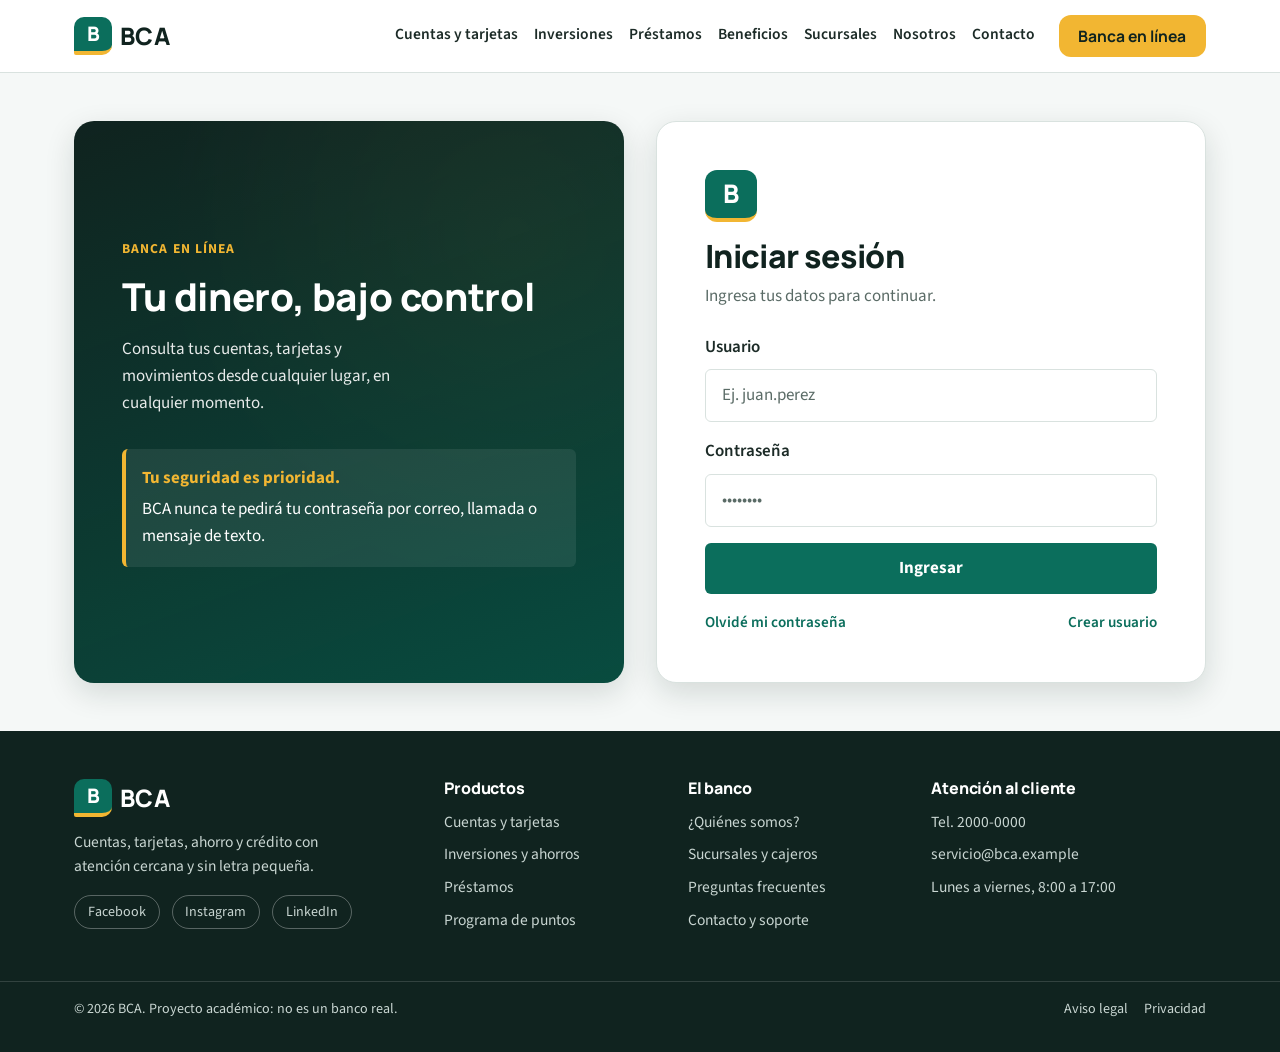
<file: pages/login.html>
<!DOCTYPE html>
<html lang="es">
<head>
  <meta charset="UTF-8">
  <meta name="viewport" content="width=device-width, initial-scale=1">
  <title>Iniciar sesión | BCA</title>
  <meta name="description" content="Inicia sesión en Banca en línea de BCA.">

  <link rel="stylesheet" href="../css/variables.css">
  <link rel="stylesheet" href="../css/global.css">
  <link rel="stylesheet" href="../css/components/header.css">
  <link rel="stylesheet" href="../css/components/footer.css">
  <link rel="stylesheet" href="../css/login.css">
</head>
<body>
  <a class="skip-link" href="#contenido">Saltar al contenido</a>

  <!-- ===== NAVBAR (plantilla comun, no modificar) ===== -->
  <header class="site-header">
    <div class="contenedor site-header__fila">
      <a class="logo" href="../index.html" aria-label="BCA, ir al inicio">
        <span class="logo__marca" aria-hidden="true">B</span>
        <span class="logo__texto">BCA</span>
      </a>

      <input type="checkbox" id="menu-toggle" class="menu-check" aria-label="Abrir o cerrar el menú">
      <label for="menu-toggle" class="menu-boton"><span></span></label>

      <nav class="nav" aria-label="Principal">
        <ul class="nav__lista">
          <li><a class="nav__enlace" href="cuentas-tarjetas.html">Cuentas y tarjetas</a></li>
          <li><a class="nav__enlace" href="inversiones-ahorros.html">Inversiones</a></li>
          <li><a class="nav__enlace" href="prestamos.html">Préstamos</a></li>
          <li><a class="nav__enlace" href="beneficios-puntos.html">Beneficios</a></li>
          <li><a class="nav__enlace" href="sucursales.html">Sucursales</a></li>
          <li><a class="nav__enlace" href="nosotros.html">Nosotros</a></li>
          <li><a class="nav__enlace" href="contacto.html">Contacto</a></li>
        </ul>
        <a class="btn btn-acento nav__cta" href="login.html" aria-current="page">Banca en línea</a>
      </nav>
    </div>
  </header>
  <!-- ===== FIN NAVBAR ===== -->

  <main id="contenido">

    <section class="loginseccion">
      <div class="contenedor logingrid">

        <aside class="loginlateral" aria-label="Información de seguridad">
          <p class="loginlateral__etiqueta">Banca en línea</p>
          <h2 class="loginlateral__titulo">Tu dinero, bajo control</h2>
          <p class="loginlateral__texto">Consulta tus cuentas, tarjetas y movimientos desde cualquier lugar, en cualquier momento.</p>
          <div class="loginmensaje">
            <strong>Tu seguridad es prioridad.</strong>
            <span>BCA nunca te pedirá tu contraseña por correo, llamada o mensaje de texto.</span>
          </div>
        </aside>

        <article class="logintarjeta">
          <div class="logintarjeta__encabezado">
            <span class="logo__marca logintarjeta__marca" aria-hidden="true">B</span>
            <h1 class="logintitulo">Iniciar sesión</h1>
            <p class="loginsub">Ingresa tus datos para continuar.</p>
          </div>

          <div class="loginformulario">
            <div class="logincampo">
              <label class="logincampoetiqueta" for="usuario">Usuario</label>
              <input class="logincampoentrada" type="text" id="usuario" name="usuario" placeholder="Ej. juan.perez" autocomplete="username">
            </div>

            <div class="logincampo">
              <label class="logincampoetiqueta" for="clave">Contraseña</label>
              <input class="logincampoentrada" type="password" id="clave" name="clave" placeholder="••••••••" autocomplete="current-password">
            </div>

            <button class="loginboton" type="button">Ingresar</button>

            <div class="loginenlaces">
              <a class="loginenlace" href="#">Olvidé mi contraseña</a>
              <a class="loginenlace" href="#">Crear usuario</a>
            </div>
          </div>
        </article>

      </div>
    </section>

  </main>

  <!-- ===== FOOTER (plantilla comun, no modificar) ===== -->
  <footer class="site-footer">
    <div class="contenedor site-footer__grid">
      <div>
        <a class="logo" href="../index.html" aria-label="BCA, ir al inicio">
          <span class="logo__marca" aria-hidden="true">B</span>
          <span class="logo__texto">BCA</span>
        </a>
        <p class="site-footer__desc">Cuentas, tarjetas, ahorro y crédito con atención cercana y sin letra pequeña.</p>
        <ul class="site-footer__redes">
          <li><a href="#">Facebook</a></li>
          <li><a href="#">Instagram</a></li>
          <li><a href="#">LinkedIn</a></li>
        </ul>
      </div>

      <nav aria-label="Productos">
        <h2 class="site-footer__titulo">Productos</h2>
        <ul class="site-footer__lista">
          <li><a href="cuentas-tarjetas.html">Cuentas y tarjetas</a></li>
          <li><a href="inversiones-ahorros.html">Inversiones y ahorros</a></li>
          <li><a href="prestamos.html">Préstamos</a></li>
          <li><a href="beneficios-puntos.html">Programa de puntos</a></li>
        </ul>
      </nav>

      <nav aria-label="El banco">
        <h2 class="site-footer__titulo">El banco</h2>
        <ul class="site-footer__lista">
          <li><a href="nosotros.html">¿Quiénes somos?</a></li>
          <li><a href="sucursales.html">Sucursales y cajeros</a></li>
          <li><a href="faq.html">Preguntas frecuentes</a></li>
          <li><a href="contacto.html">Contacto y soporte</a></li>
        </ul>
      </nav>

      <div>
        <h2 class="site-footer__titulo">Atención al cliente</h2>
        <address class="site-footer__contacto">
          <span>Tel. 2000-0000</span>
          <span>servicio@bca.example</span>
          <span>Lunes a viernes, 8:00 a 17:00</span>
        </address>
      </div>
    </div>

    <div class="site-footer__base">
      <div class="contenedor">
        <p>&copy; 2026 BCA. Proyecto académico: no es un banco real.</p>
        <ul class="site-footer__legal">
          <li><a href="#">Aviso legal</a></li>
          <li><a href="#">Privacidad</a></li>
        </ul>
      </div>
    </div>
  </footer>
  <!-- ===== FIN FOOTER ===== -->
</body>
</html>
</file>
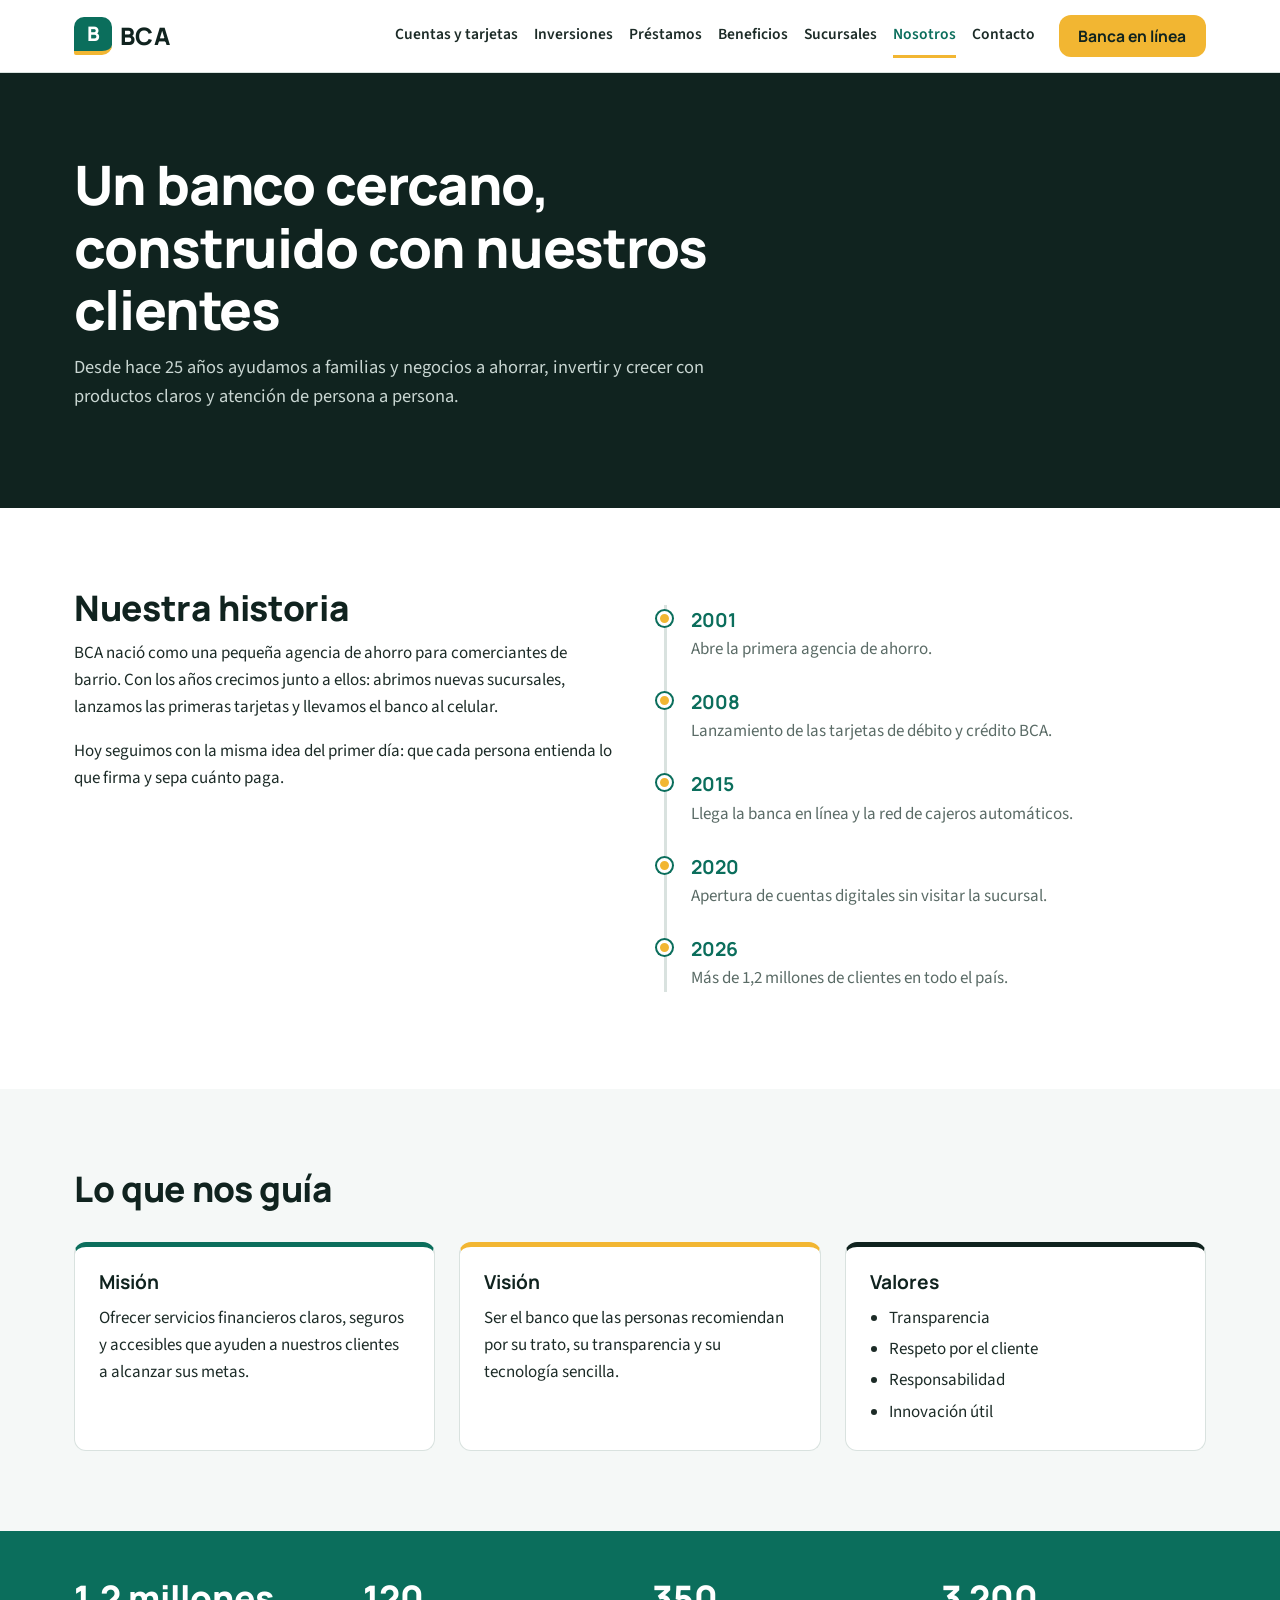
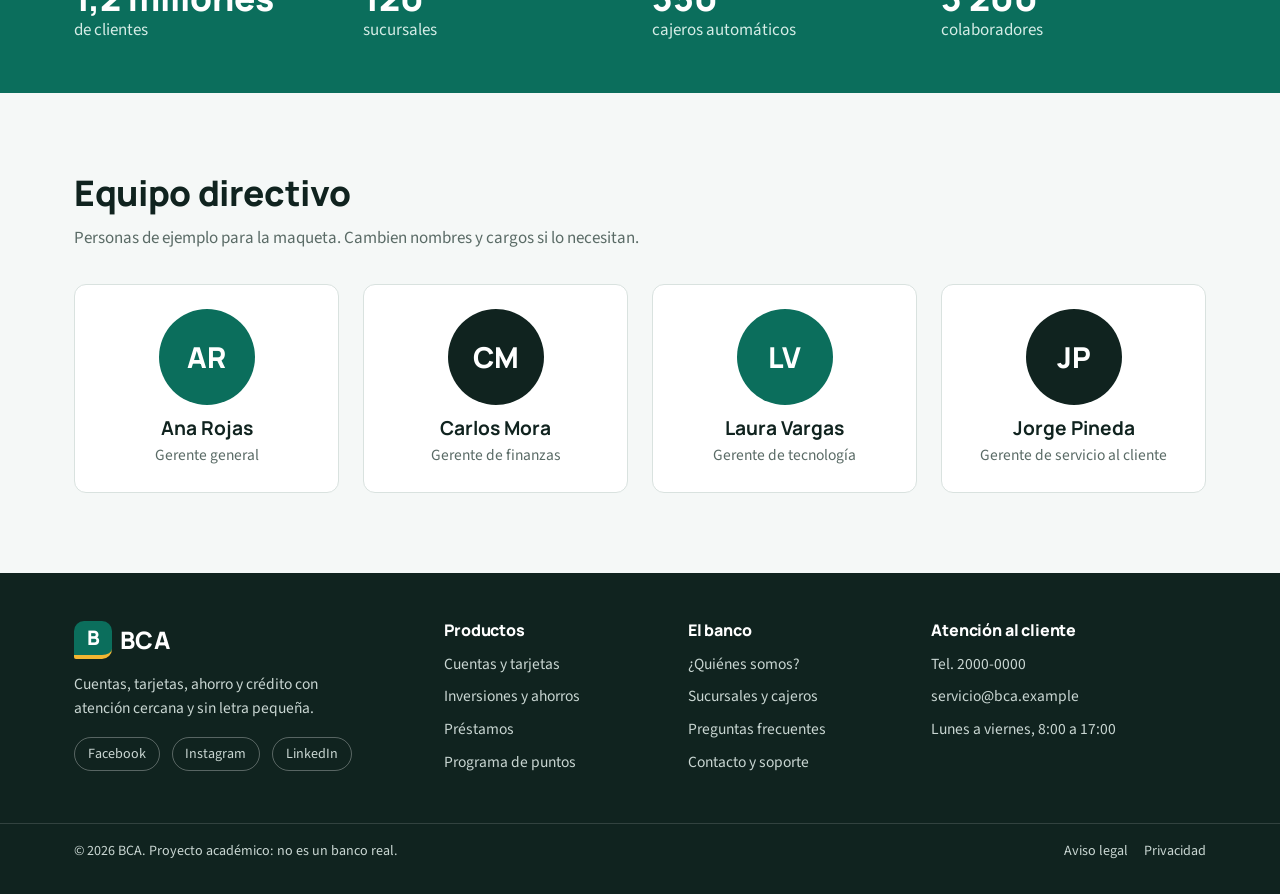
<file: pages/nosotros.html>
<!DOCTYPE html>
<html lang="es">
<head>
  <meta charset="UTF-8">
  <meta name="viewport" content="width=device-width, initial-scale=1">
  <title>¿Quiénes somos? | BCA</title>
  <meta name="description" content="Conoce la historia, la misión, la visión y los valores de BCA.">

  <!-- Orden obligatorio: variables > global > header > footer > CSS propio -->
  <link rel="stylesheet" href="../css/variables.css">
  <link rel="stylesheet" href="../css/global.css">
  <link rel="stylesheet" href="../css/components/header.css">
  <link rel="stylesheet" href="../css/components/footer.css">
  <link rel="stylesheet" href="../css/nosotros.css">
</head>
<body>
  <a class="skip-link" href="#contenido">Saltar al contenido</a>

  <!-- ===== NAVBAR (plantilla común, no modificar) ===== -->
  <header class="site-header">
    <div class="contenedor site-header__fila">
      <a class="logo" href="../index.html" aria-label="BCA, ir al inicio">
        <span class="logo__marca" aria-hidden="true">B</span>
        <span class="logo__texto">BCA</span>
      </a>

      <input type="checkbox" id="menu-toggle" class="menu-check" aria-label="Abrir o cerrar el menú">
      <label for="menu-toggle" class="menu-boton"><span></span></label>

      <nav class="nav" aria-label="Principal">
        <ul class="nav__lista">
          <li><a class="nav__enlace" href="cuentas-tarjetas.html">Cuentas y tarjetas</a></li>
          <li><a class="nav__enlace" href="inversiones-ahorros.html">Inversiones</a></li>
          <li><a class="nav__enlace" href="prestamos.html">Préstamos</a></li>
          <li><a class="nav__enlace" href="beneficios-puntos.html">Beneficios</a></li>
          <li><a class="nav__enlace" href="sucursales.html">Sucursales</a></li>
          <li><a class="nav__enlace" href="nosotros.html" aria-current="page">Nosotros</a></li>
          <li><a class="nav__enlace" href="contacto.html">Contacto</a></li>
        </ul>
        <a class="btn btn-acento nav__cta" href="login.html">Banca en línea</a>
      </nav>
    </div>
  </header>
  <!-- ===== FIN NAVBAR ===== -->

  <main id="contenido">

    <section class="nos-hero" aria-labelledby="nos-titulo">
      <div class="contenedor nos-hero__contenido">
        <h1 id="nos-titulo">Un banco cercano, construido con nuestros clientes</h1>
        <p>Desde hace 25 años ayudamos a familias y negocios a ahorrar, invertir y crecer con productos claros y atención de persona a persona.</p>
      </div>
    </section>

    <!-- ===== HISTORIA ===== -->
    <section class="seccion seccion--blanca" aria-labelledby="historia-titulo">
      <div class="contenedor nos-historia">
        <div>
          <h2 id="historia-titulo">Nuestra historia</h2>
          <p>BCA nació como una pequeña agencia de ahorro para comerciantes de barrio. Con los años crecimos junto a ellos: abrimos nuevas sucursales, lanzamos las primeras tarjetas y llevamos el banco al celular.</p>
          <p>Hoy seguimos con la misma idea del primer día: que cada persona entienda lo que firma y sepa cuánto paga.</p>
        </div>

        <ol class="nos-linea" aria-label="Línea de tiempo">
          <li><strong>2001</strong><p>Abre la primera agencia de ahorro.</p></li>
          <li><strong>2008</strong><p>Lanzamiento de las tarjetas de débito y crédito BCA.</p></li>
          <li><strong>2015</strong><p>Llega la banca en línea y la red de cajeros automáticos.</p></li>
          <li><strong>2020</strong><p>Apertura de cuentas digitales sin visitar la sucursal.</p></li>
          <li><strong>2026</strong><p>Más de 1,2 millones de clientes en todo el país.</p></li>
        </ol>
      </div>
    </section>

    <!-- ===== MISIÓN / VISIÓN / VALORES ===== -->
    <section class="seccion" aria-labelledby="pilares-titulo">
      <div class="contenedor">
        <div class="seccion__intro">
          <h2 id="pilares-titulo">Lo que nos guía</h2>
        </div>
        <div class="nos-pilares">
          <article class="nos-pilar">
            <h3>Misión</h3>
            <p>Ofrecer servicios financieros claros, seguros y accesibles que ayuden a nuestros clientes a alcanzar sus metas.</p>
          </article>
          <article class="nos-pilar">
            <h3>Visión</h3>
            <p>Ser el banco que las personas recomiendan por su trato, su transparencia y su tecnología sencilla.</p>
          </article>
          <article class="nos-pilar">
            <h3>Valores</h3>
            <ul>
              <li>Transparencia</li>
              <li>Respeto por el cliente</li>
              <li>Responsabilidad</li>
              <li>Innovación útil</li>
            </ul>
          </article>
        </div>
      </div>
    </section>

    <!-- ===== CIFRAS ===== -->
    <section class="nos-cifras" aria-label="BCA en cifras">
      <div class="contenedor">
        <ul class="nos-cifras__lista">
          <li><strong>1,2 millones</strong><span>de clientes</span></li>
          <li><strong>120</strong><span>sucursales</span></li>
          <li><strong>350</strong><span>cajeros automáticos</span></li>
          <li><strong>3 200</strong><span>colaboradores</span></li>
        </ul>
      </div>
    </section>

    <!-- ===== EQUIPO DIRECTIVO ===== -->
    <section class="seccion" aria-labelledby="equipo-titulo">
      <div class="contenedor">
        <div class="seccion__intro">
          <h2 id="equipo-titulo">Equipo directivo</h2>
          <p>Personas de ejemplo para la maqueta. Cambien nombres y cargos si lo necesitan.</p>
        </div>
        <ul class="nos-equipo">
        <li class="nos-persona">
          <div class="nos-persona__foto" aria-hidden="true">AR</div>
          <h3>Ana Rojas</h3>
          <p>Gerente general</p>
        </li>
        <li class="nos-persona">
          <div class="nos-persona__foto" aria-hidden="true">CM</div>
          <h3>Carlos Mora</h3>
          <p>Gerente de finanzas</p>
        </li>
        <li class="nos-persona">
          <div class="nos-persona__foto" aria-hidden="true">LV</div>
          <h3>Laura Vargas</h3>
          <p>Gerente de tecnología</p>
        </li>
        <li class="nos-persona">
          <div class="nos-persona__foto" aria-hidden="true">JP</div>
          <h3>Jorge Pineda</h3>
          <p>Gerente de servicio al cliente</p>
        </li>
        </ul>
      </div>
    </section>

  </main>

  <!-- ===== FOOTER (plantilla común, no modificar) ===== -->
  <footer class="site-footer">
    <div class="contenedor site-footer__grid">
      <div>
        <a class="logo" href="../index.html" aria-label="BCA, ir al inicio">
          <span class="logo__marca" aria-hidden="true">B</span>
          <span class="logo__texto">BCA</span>
        </a>
        <p class="site-footer__desc">Cuentas, tarjetas, ahorro y crédito con atención cercana y sin letra pequeña.</p>
        <ul class="site-footer__redes">
          <li><a href="#">Facebook</a></li>
          <li><a href="#">Instagram</a></li>
          <li><a href="#">LinkedIn</a></li>
        </ul>
      </div>

      <nav aria-label="Productos">
        <h2 class="site-footer__titulo">Productos</h2>
        <ul class="site-footer__lista">
          <li><a href="cuentas-tarjetas.html">Cuentas y tarjetas</a></li>
          <li><a href="inversiones-ahorros.html">Inversiones y ahorros</a></li>
          <li><a href="prestamos.html">Préstamos</a></li>
          <li><a href="beneficios-puntos.html">Programa de puntos</a></li>
        </ul>
      </nav>

      <nav aria-label="El banco">
        <h2 class="site-footer__titulo">El banco</h2>
        <ul class="site-footer__lista">
          <li><a href="nosotros.html">¿Quiénes somos?</a></li>
          <li><a href="sucursales.html">Sucursales y cajeros</a></li>
          <li><a href="faq.html">Preguntas frecuentes</a></li>
          <li><a href="contacto.html">Contacto y soporte</a></li>
        </ul>
      </nav>

      <div>
        <h2 class="site-footer__titulo">Atención al cliente</h2>
        <address class="site-footer__contacto">
          <span>Tel. 2000-0000</span>
          <span>servicio@bca.example</span>
          <span>Lunes a viernes, 8:00 a 17:00</span>
        </address>
      </div>
    </div>

    <div class="site-footer__base">
      <div class="contenedor">
        <p>&copy; 2026 BCA. Proyecto académico: no es un banco real.</p>
        <ul class="site-footer__legal">
          <li><a href="#">Aviso legal</a></li>
          <li><a href="#">Privacidad</a></li>
        </ul>
      </div>
    </div>
  </footer>
  <!-- ===== FIN FOOTER ===== -->
</body>
</html>
</file>
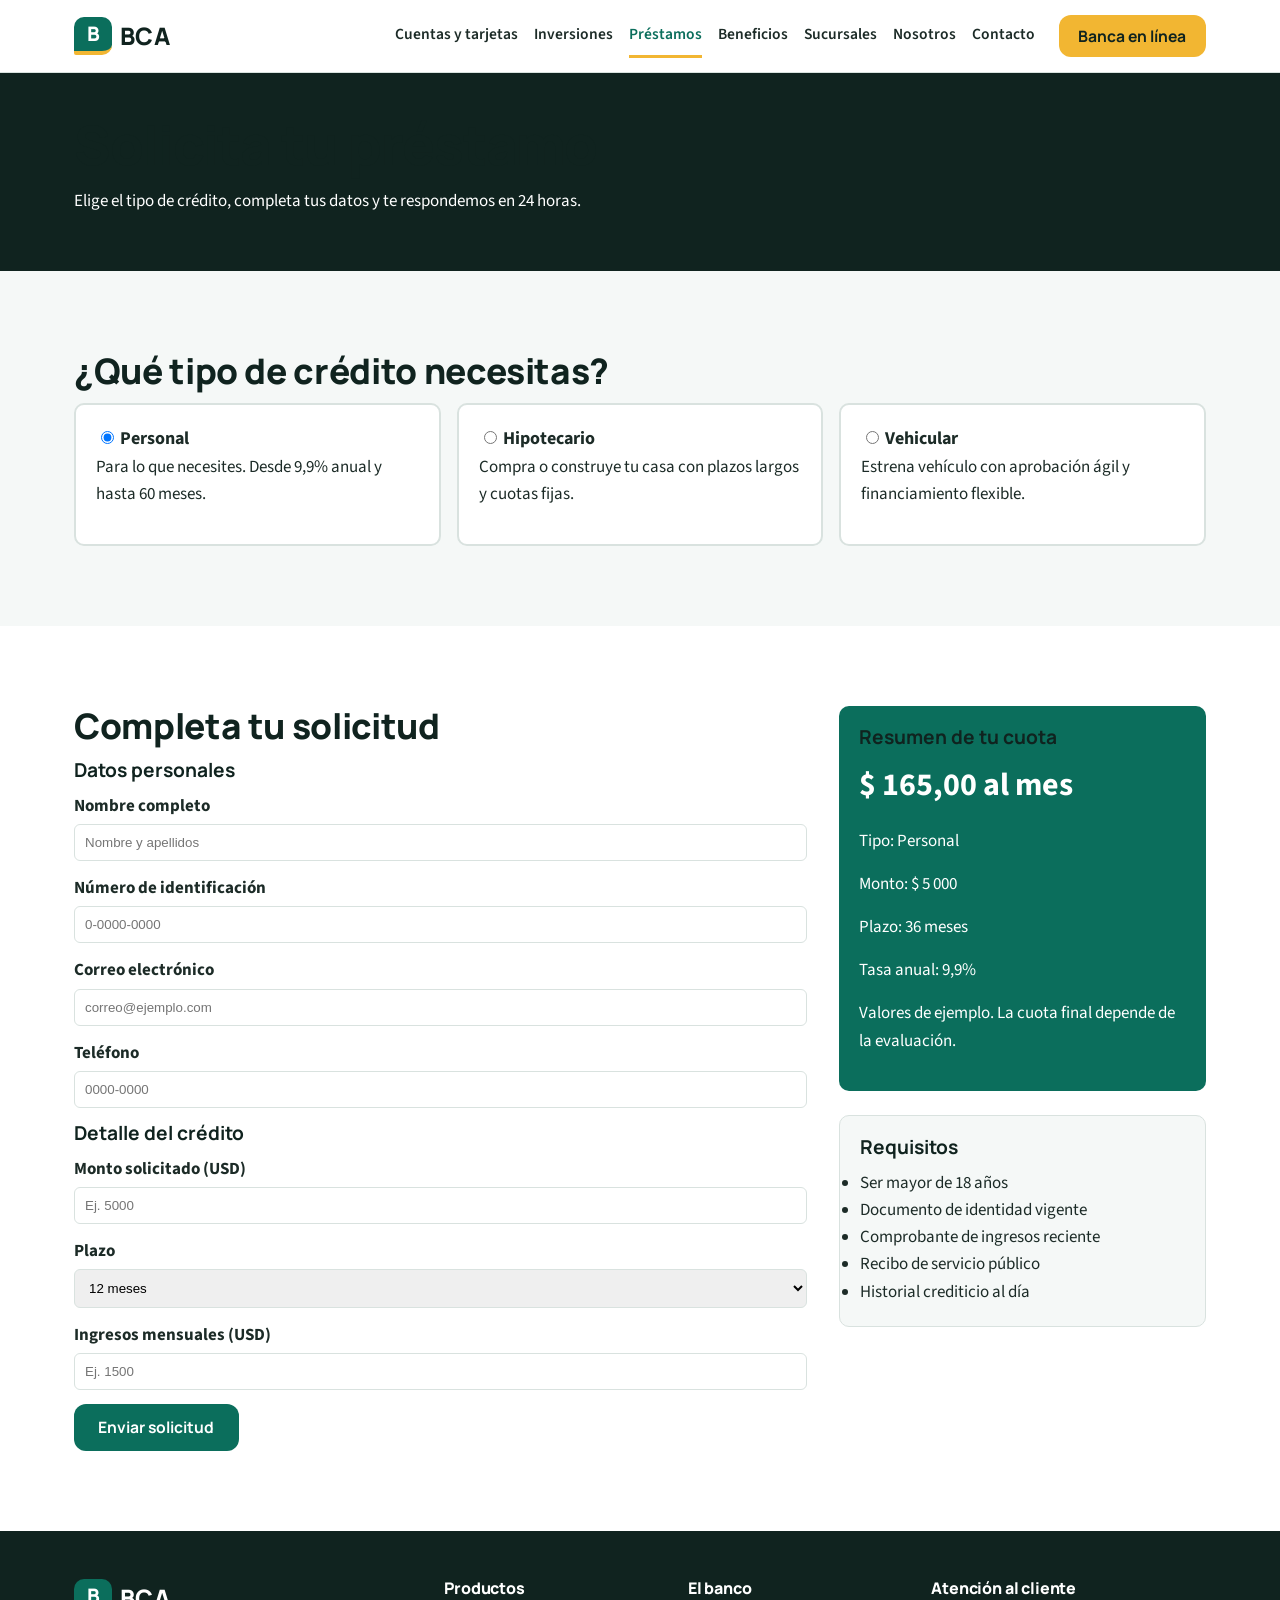
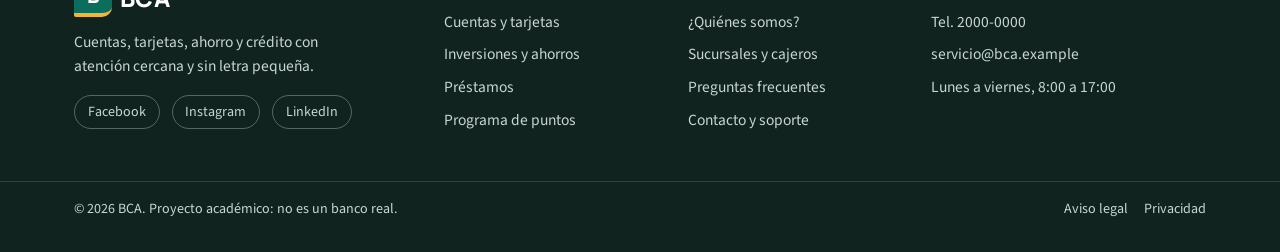
<file: pages/prestamos.html>
<!DOCTYPE html>
<html lang="es">
<head>
  <meta charset="UTF-8">
  <meta name="viewport" content="width=device-width, initial-scale=1">
  <title>Solicitud de préstamos | BCA</title>
  <meta name="description" content="Solicita tu préstamo personal, hipotecario o vehicular en BCA.">

  
  <link rel="stylesheet" href="../css/variables.css">
  <link rel="stylesheet" href="../css/global.css">
  <link rel="stylesheet" href="../css/components/header.css">
  <link rel="stylesheet" href="../css/components/footer.css">
  <link rel="stylesheet" href="../css/prestamos.css">
</head>
<body>
  <a class="skip-link" href="#contenido">Saltar al contenido</a>

  
  <header class="site-header">
    <div class="contenedor site-header__fila">
      <a class="logo" href="../index.html" aria-label="BCA, ir al inicio">
        <span class="logo__marca" aria-hidden="true">B</span>
        <span class="logo__texto">BCA</span>
      </a>

      <input type="checkbox" id="menu-toggle" class="menu-check" aria-label="Abrir o cerrar el menú">
      <label for="menu-toggle" class="menu-boton"><span></span></label>

      <nav class="nav" aria-label="Principal">
        <ul class="nav__lista">
          <li><a class="nav__enlace" href="cuentas-tarjetas.html">Cuentas y tarjetas</a></li>
          <li><a class="nav__enlace" href="inversiones-ahorros.html">Inversiones</a></li>
          <li><a class="nav__enlace" href="prestamos.html" aria-current="page">Préstamos</a></li>
          <li><a class="nav__enlace" href="beneficios-puntos.html">Beneficios</a></li>
          <li><a class="nav__enlace" href="sucursales.html">Sucursales</a></li>
          <li><a class="nav__enlace" href="nosotros.html">Nosotros</a></li>
          <li><a class="nav__enlace" href="contacto.html">Contacto</a></li>
        </ul>
        <a class="btn btn-acento nav__cta" href="login.html">Banca en línea</a>
      </nav>
    </div>
  </header>
  

  <main id="contenido">

    <section class="prestamo-hero">
      <div class="contenedor">
        <h1>Solicita tu préstamo</h1>
        <p>Elige el tipo de crédito, completa tus datos y te respondemos en 24 horas.</p>
      </div>
    </section>

    <section class="seccion">
      <div class="contenedor">
        <h2>¿Qué tipo de crédito necesitas?</h2>

        <div class="prestamo-tipos">
          <div class="prestamo-tipo">
            <input id="tipo-personal" name="tipo" type="radio" checked>
            <label for="tipo-personal">Personal</label>
            <p>Para lo que necesites. Desde 9,9% anual y hasta 60 meses.</p>
          </div>

          <div class="prestamo-tipo">
            <input id="tipo-hipotecario" name="tipo" type="radio">
            <label for="tipo-hipotecario">Hipotecario</label>
            <p>Compra o construye tu casa con plazos largos y cuotas fijas.</p>
          </div>

          <div class="prestamo-tipo">
            <input id="tipo-vehicular" name="tipo" type="radio">
            <label for="tipo-vehicular">Vehicular</label>
            <p>Estrena vehículo con aprobación ágil y financiamiento flexible.</p>
          </div>
        </div>
      </div>
    </section>

    <section class="seccion seccion--blanca">
      <div class="contenedor prestamo-layout">

        <form class="prestamo-form" action="#" method="get">
          <h2>Completa tu solicitud</h2>

          <h3>Datos personales</h3>

          <div>
            <label for="nombre">Nombre completo</label>
            <input id="nombre" name="nombre" type="text" placeholder="Nombre y apellidos" required>
          </div>

          <div>
            <label for="identificacion">Número de identificación</label>
            <input id="identificacion" name="identificacion" type="text" placeholder="0-0000-0000" required>
          </div>

          <div>
            <label for="correo">Correo electrónico</label>
            <input id="correo" name="correo" type="email" placeholder="correo@ejemplo.com" required>
          </div>

          <div>
            <label for="telefono">Teléfono</label>
            <input id="telefono" name="telefono" type="text" placeholder="0000-0000">
          </div>

          <h3>Detalle del crédito</h3>

          <div>
            <label for="monto">Monto solicitado (USD)</label>
            <input id="monto" name="monto" type="text" placeholder="Ej. 5000" required>
          </div>

          <div>
            <label for="plazo">Plazo</label>
            <select name="plazo" id="plazo">
              <option value="12">12 meses</option>
              <option value="24">24 meses</option>
              <option value="36">36 meses</option>
              <option value="48">48 meses</option>
              <option value="60">60 meses</option>
            </select>
          </div>

          <div>
            <label for="ingresos">Ingresos mensuales (USD)</label>
            <input id="ingresos" name="ingresos" type="text" placeholder="Ej. 1500" required>
          </div>

          <button class="btn btn-primario" type="submit">Enviar solicitud</button>
        </form>

        <div class="prestamo-lateral">
          <div class="prestamo-resumen">
            <h3>Resumen de tu cuota</h3>
            <p class="prestamo-cuota">$ 165,00 al mes</p>
            <p>Tipo: Personal</p>
            <p>Monto: $ 5 000</p>
            <p>Plazo: 36 meses</p>
            <p>Tasa anual: 9,9%</p>
            <p>Valores de ejemplo. La cuota final depende de la evaluación.</p>
          </div>

          <div class="prestamo-requisitos">
            <h3>Requisitos</h3>
            <ul>
              <li>Ser mayor de 18 años</li>
              <li>Documento de identidad vigente</li>
              <li>Comprobante de ingresos reciente</li>
              <li>Recibo de servicio público</li>
              <li>Historial crediticio al día</li>
            </ul>
          </div>
        </div>

      </div>
    </section>
  </main>

  <footer class="site-footer">
    <div class="contenedor site-footer__grid">
      <div>
        <a class="logo" href="../index.html" aria-label="BCA, ir al inicio">
          <span class="logo__marca" aria-hidden="true">B</span>
          <span class="logo__texto">BCA</span>
        </a>
        <p class="site-footer__desc">Cuentas, tarjetas, ahorro y crédito con atención cercana y sin letra pequeña.</p>
        <ul class="site-footer__redes">
          <li><a href="#">Facebook</a></li>
          <li><a href="#">Instagram</a></li>
          <li><a href="#">LinkedIn</a></li>
        </ul>
      </div>

      <nav aria-label="Productos">
        <h2 class="site-footer__titulo">Productos</h2>
        <ul class="site-footer__lista">
          <li><a href="cuentas-tarjetas.html">Cuentas y tarjetas</a></li>
          <li><a href="inversiones-ahorros.html">Inversiones y ahorros</a></li>
          <li><a href="prestamos.html">Préstamos</a></li>
          <li><a href="beneficios-puntos.html">Programa de puntos</a></li>
        </ul>
      </nav>

      <nav aria-label="El banco">
        <h2 class="site-footer__titulo">El banco</h2>
        <ul class="site-footer__lista">
          <li><a href="nosotros.html">¿Quiénes somos?</a></li>
          <li><a href="sucursales.html">Sucursales y cajeros</a></li>
          <li><a href="faq.html">Preguntas frecuentes</a></li>
          <li><a href="contacto.html">Contacto y soporte</a></li>
        </ul>
      </nav>

      <div>
        <h2 class="site-footer__titulo">Atención al cliente</h2>
        <address class="site-footer__contacto">
          <span>Tel. 2000-0000</span>
          <span>servicio@bca.example</span>
          <span>Lunes a viernes, 8:00 a 17:00</span>
        </address>
      </div>
    </div>

    <div class="site-footer__base">
      <div class="contenedor">
        <p>&copy; 2026 BCA. Proyecto académico: no es un banco real.</p>
        <ul class="site-footer__legal">
          <li><a href="#">Aviso legal</a></li>
          <li><a href="#">Privacidad</a></li>
        </ul>
      </div>
    </div>
  </footer>
</body>
</html>
</file>
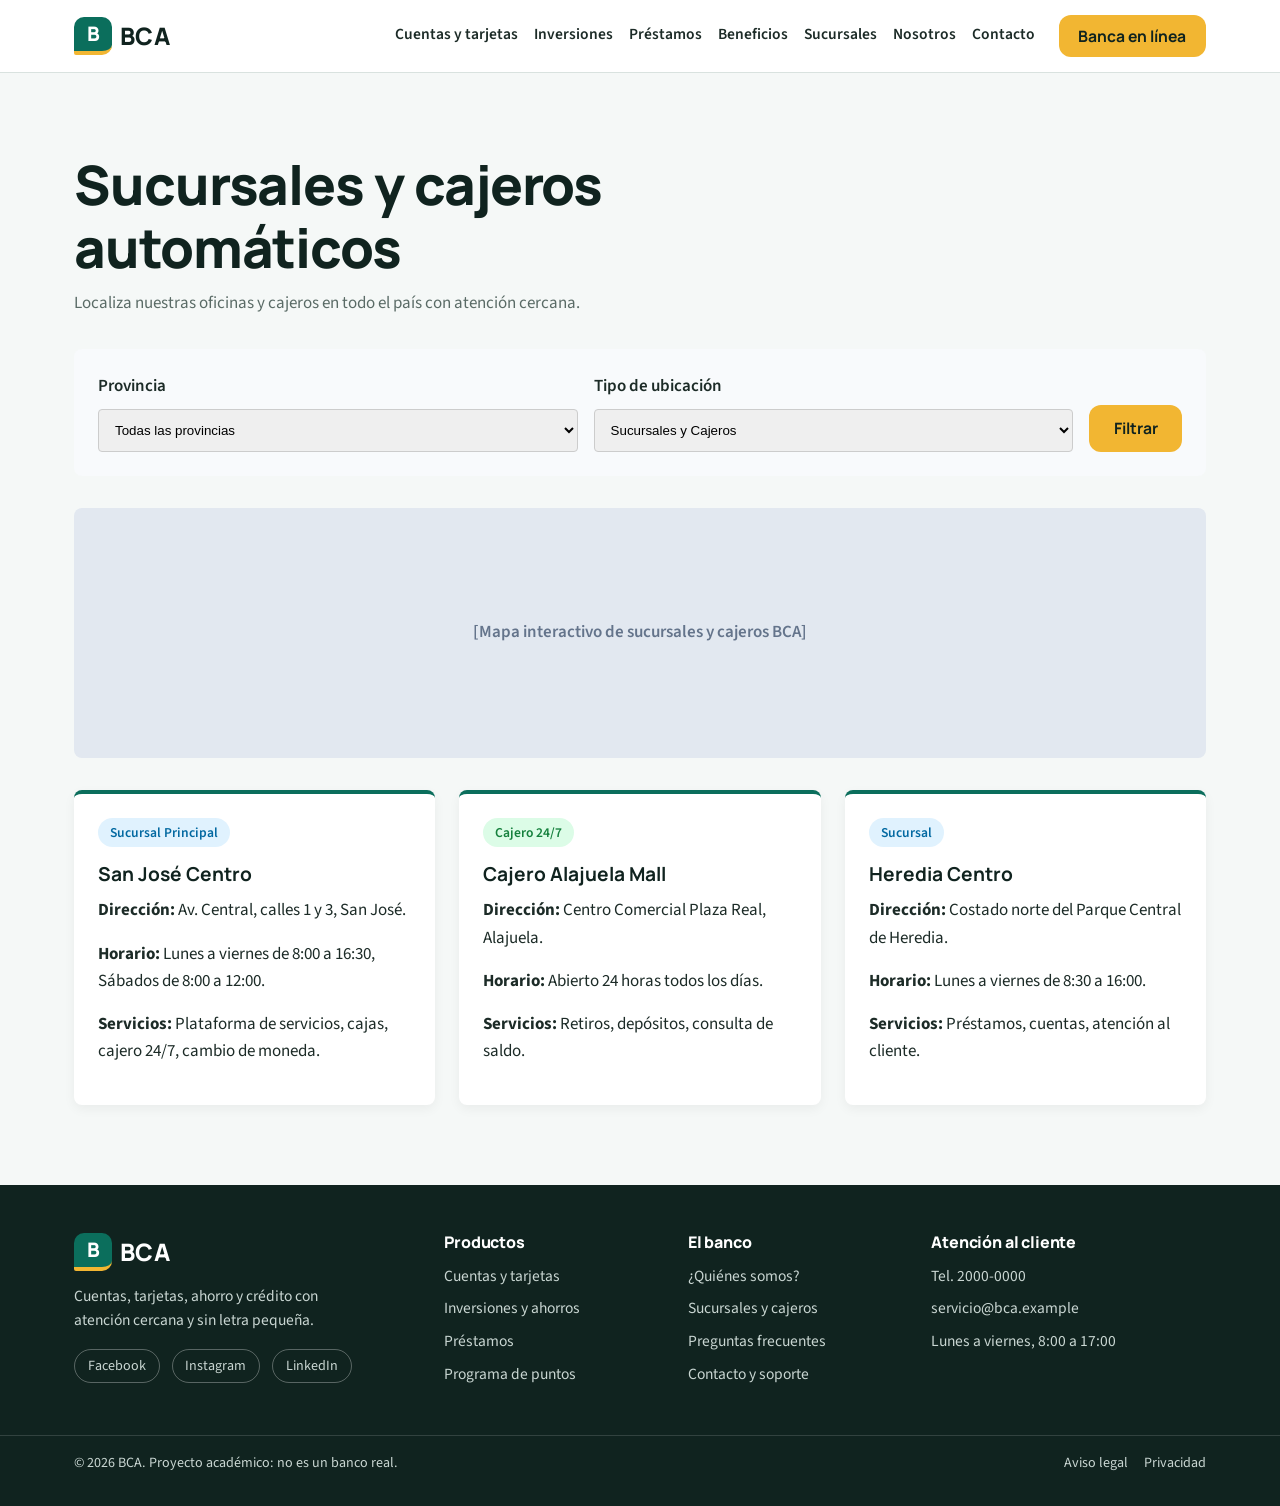
<file: pages/sucursales.html>
<!DOCTYPE html>
<html lang="es">
<head>
  <meta charset="UTF-8">
  <meta name="viewport" content="width=device-width, initial-scale=1">
  <title>Sucursales y Cajeros | BCA</title>
  <meta name="description" content="Encuentra la sucursal o cajero automático de BCA más cercano a ti.">

  <!-- Orden obligatorio de CSS según las reglas del equipo -->
  <link rel="stylesheet" href="../css/variables.css">
  <link rel="stylesheet" href="../css/global.css">
  <link rel="stylesheet" href="../css/components/header.css">
  <link rel="stylesheet" href="../css/components/footer.css">
  <link rel="stylesheet" href="../css/sucursales.css">
</head>
<body>
  <a class="skip-link" href="#contenido">Saltar al contenido</a>

  <!-- ===== NAVBAR ===== -->
  <header class="site-header">
    <div class="contenedor site-header__fila">
      <a class="logo" href="../index.html" aria-label="BCA, ir al inicio">
        <span class="logo__marca" aria-hidden="true">B</span>
        <span class="logo__texto">BCA</span>
      </a>

      <input type="checkbox" id="menu-toggle" class="menu-check" aria-label="Abrir o cerrar el menú">
      <label for="menu-toggle" class="menu-boton"><span></span></label>

      <nav class="nav" aria-label="Principal">
        <ul class="nav__lista">
          <li><a class="nav__enlace" href="cuentas-tarjetas.html">Cuentas y tarjetas</a></li>
          <li><a class="nav__enlace" href="inversiones-ahorros.html">Inversiones</a></li>
          <li><a class="nav__enlace" href="prestamos.html">Préstamos</a></li>
          <li><a class="nav__enlace" href="beneficios-puntos.html">Beneficios</a></li>
          <li><a class="nav__enlace nav__enlace--activo" href="sucursales.html">Sucursales</a></li>
          <li><a class="nav__enlace" href="nosotros.html">Nosotros</a></li>
          <li><a class="nav__enlace" href="contacto.html">Contacto</a></li>
        </ul>
        <a class="btn btn-acento nav__cta" href="login.html">Banca en línea</a>
      </nav>
    </div>
  </header>
  <!-- ===== FIN NAVBAR ===== -->

  <main id="contenido">
    <section class="seccion sucursales-hero">
      <div class="contenedor">
        <div class="seccion__intro">
          <h1>Sucursales y cajeros automáticos</h1>
          <p>Localiza nuestras oficinas y cajeros en todo el país con atención cercana.</p>
        </div>

        <!-- Filtros visuales (solo diseño) -->
        <div class="sucursales-filtros">
          <div class="sucursales-filtro-grupo">
            <label for="filtro-provincia">Provincia</label>
            <select id="filtro-provincia" name="provincia">
              <option value="todas">Todas las provincias</option>
              <option value="san-jose">San José</option>
              <option value="alajuela">Alajuela</option>
              <option value="cartago">Cartago</option>
              <option value="heredia">Heredia</option>
            </select>
          </div>
          <div class="sucursales-filtro-grupo">
            <label for="filtro-tipo">Tipo de ubicación</label>
            <select id="filtro-tipo" name="tipo">
              <option value="todos">Sucursales y Cajeros</option>
              <option value="sucursal">Solo sucursales</option>
              <option value="cajero">Solo cajeros 24/7</option>
            </select>
          </div>
          <button class="btn btn-acento">Filtrar</button>
        </div>

        <!-- Imagen de mapa de referencia -->
        <div class="sucursales-mapa-container" aria-hidden="true">
          <div class="sucursales-mapa-placeholder">
            <span>[Mapa interactivo de sucursales y cajeros BCA]</span>
          </div>
        </div>

        <!-- Lista de ubicaciones en tarjetas -->
        <div class="sucursales-grid">
          <article class="sucursal-tarjeta">
            <div class="sucursal-badge">Sucursal Principal</div>
            <h3>San José Centro</h3>
            <p><strong>Dirección:</strong> Av. Central, calles 1 y 3, San José.</p>
            <p><strong>Horario:</strong> Lunes a viernes de 8:00 a 16:30, Sábados de 8:00 a 12:00.</p>
            <p><strong>Servicios:</strong> Plataforma de servicios, cajas, cajero 24/7, cambio de moneda.</p>
          </article>

          <article class="sucursal-tarjeta">
            <div class="sucursal-badge sucursal-badge--cajero">Cajero 24/7</div>
            <h3>Cajero Alajuela Mall</h3>
            <p><strong>Dirección:</strong> Centro Comercial Plaza Real, Alajuela.</p>
            <p><strong>Horario:</strong> Abierto 24 horas todos los días.</p>
            <p><strong>Servicios:</strong> Retiros, depósitos, consulta de saldo.</p>
          </article>

          <article class="sucursal-tarjeta">
            <div class="sucursal-badge">Sucursal</div>
            <h3>Heredia Centro</h3>
            <p><strong>Dirección:</strong> Costado norte del Parque Central de Heredia.</p>
            <p><strong>Horario:</strong> Lunes a viernes de 8:30 a 16:00.</p>
            <p><strong>Servicios:</strong> Préstamos, cuentas, atención al cliente.</p>
          </article>
        </div>
      </div>
    </section>
  </main>

  <!-- ===== FOOTER ===== -->
  <footer class="site-footer">
    <div class="contenedor site-footer__grid">
      <div>
        <a class="logo" href="../index.html" aria-label="BCA, ir al inicio">
          <span class="logo__marca" aria-hidden="true">B</span>
          <span class="logo__texto">BCA</span>
        </a>
        <p class="site-footer__desc">Cuentas, tarjetas, ahorro y crédito con atención cercana y sin letra pequeña.</p>
        <ul class="site-footer__redes">
          <li><a href="#">Facebook</a></li>
          <li><a href="#">Instagram</a></li>
          <li><a href="#">LinkedIn</a></li>
        </ul>
      </div>

      <nav aria-label="Productos">
        <h2 class="site-footer__titulo">Productos</h2>
        <ul class="site-footer__lista">
          <li><a href="cuentas-tarjetas.html">Cuentas y tarjetas</a></li>
          <li><a href="inversiones-ahorros.html">Inversiones y ahorros</a></li>
          <li><a href="prestamos.html">Préstamos</a></li>
          <li><a href="beneficios-puntos.html">Programa de puntos</a></li>
        </ul>
      </nav>

      <nav aria-label="El banco">
        <h2 class="site-footer__titulo">El banco</h2>
        <ul class="site-footer__lista">
          <li><a href="nosotros.html">¿Quiénes somos?</a></li>
          <li><a href="sucursales.html">Sucursales y cajeros</a></li>
          <li><a href="faq.html">Preguntas frecuentes</a></li>
          <li><a href="contacto.html">Contacto y soporte</a></li>
        </ul>
      </nav>

      <div>
        <h2 class="site-footer__titulo">Atención al cliente</h2>
        <address class="site-footer__contacto">
          <span>Tel. 2000-0000</span>
          <span>servicio@bca.example</span>
          <span>Lunes a viernes, 8:00 a 17:00</span>
        </address>
      </div>
    </div>

    <div class="site-footer__base">
      <div class="contenedor">
        <p>&copy; 2026 BCA. Proyecto académico: no es un banco real.</p>
        <ul class="site-footer__legal">
          <li><a href="#">Aviso legal</a></li>
          <li><a href="#">Privacidad</a></li>
        </ul>
      </div>
    </div>
  </footer>
  <!-- ===== FIN FOOTER ===== -->
</body>
</html>
</file>
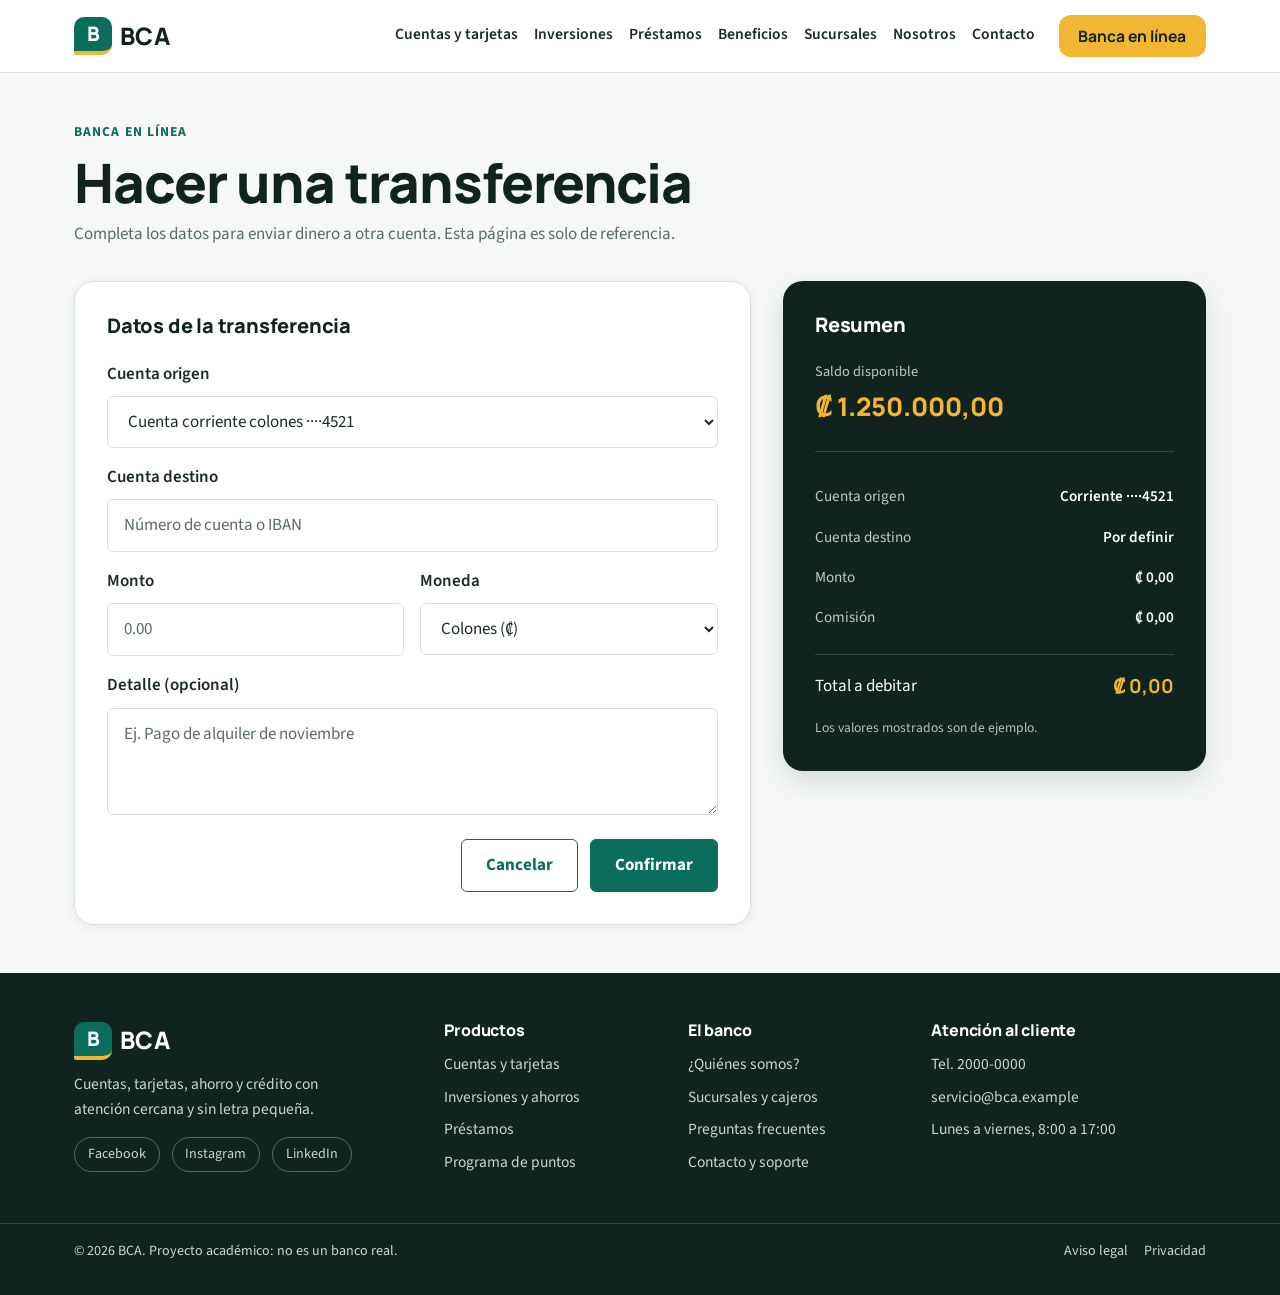
<file: pages/transferencia.html>
<!DOCTYPE html>
<html lang="es">
<head>
  <meta charset="UTF-8">
  <meta name="viewport" content="width=device-width, initial-scale=1">
  <title>Hacer una transferencia | BCA</title>
  <meta name="description" content="Vista de referencia para hacer una transferencia en Banca en línea de BCA.">

  <link rel="stylesheet" href="../css/variables.css">
  <link rel="stylesheet" href="../css/global.css">
  <link rel="stylesheet" href="../css/components/header.css">
  <link rel="stylesheet" href="../css/components/footer.css">
  <link rel="stylesheet" href="../css/transferencia.css">
</head>
<body>
  <a class="skip-link" href="#contenido">Saltar al contenido</a>

  <!-- ===== NAVBAR (plantilla común, no modificar) ===== -->
  <header class="site-header">
    <div class="contenedor site-header__fila">
      <a class="logo" href="../index.html" aria-label="BCA, ir al inicio">
        <span class="logo__marca" aria-hidden="true">B</span>
        <span class="logo__texto">BCA</span>
      </a>

      <input type="checkbox" id="menu-toggle" class="menu-check" aria-label="Abrir o cerrar el menú">
      <label for="menu-toggle" class="menu-boton"><span></span></label>

      <nav class="nav" aria-label="Principal">
        <ul class="nav__lista">
          <li><a class="nav__enlace" href="cuentas-tarjetas.html">Cuentas y tarjetas</a></li>
          <li><a class="nav__enlace" href="inversiones-ahorros.html">Inversiones</a></li>
          <li><a class="nav__enlace" href="prestamos.html">Préstamos</a></li>
          <li><a class="nav__enlace" href="beneficios-puntos.html">Beneficios</a></li>
          <li><a class="nav__enlace" href="sucursales.html">Sucursales</a></li>
          <li><a class="nav__enlace" href="nosotros.html">Nosotros</a></li>
          <li><a class="nav__enlace" href="contacto.html">Contacto</a></li>
        </ul>
        <a class="btn btn-acento nav__cta" href="login.html">Banca en línea</a>
      </nav>
    </div>
  </header>
  <!-- ===== FIN NAVBAR ===== -->

  <main id="contenido">

    <section class="transferenciaseccion">
      <div class="contenedor">

        <header class="transferenciaencabezado">
          <p class="transferenciaetiqueta">Banca en línea</p>
          <h1 class="transferenciatitulo">Hacer una transferencia</h1>
          <p class="transferenciasub">Completa los datos para enviar dinero a otra cuenta. Esta página es solo de referencia.</p>
        </header>

        <div class="transferenciagrid">

          <!-- Formulario (solo visual) -->
          <div class="transferenciaformulario">
            <h2 class="transferenciasubtitulo">Datos de la transferencia</h2>

            <div class="transferenciacampo">
              <label class="transferenciacampoetiqueta" for="cuentaorigen">Cuenta origen</label>
              <select class="transferenciaselect" id="cuentaorigen" name="cuentaorigen">
                <option>Cuenta corriente colones ····4521</option>
                <option>Cuenta de ahorro colones ····8803</option>
                <option>Cuenta en dólares ····137</option>
              </select>
            </div>

            <div class="transferenciacampo">
              <label class="transferenciacampoetiqueta" for="cuentadestino">Cuenta destino</label>
              <input class="transferenciaentrada" type="text" id="cuentadestino" name="cuentadestino" placeholder="Número de cuenta o IBAN">
            </div>

            <div class="transferenciafila">
              <div class="transferenciacampo">
                <label class="transferenciacampoetiqueta" for="monto">Monto</label>
                <input class="transferenciaentrada" type="number" id="monto" name="monto" min="0" step="0.01" placeholder="0.00">
              </div>

              <div class="transferenciacampo">
                <label class="transferenciacampoetiqueta" for="moneda">Moneda</label>
                <select class="transferenciaselect" id="moneda" name="moneda">
                  <option>Colones (₡)</option>
                  <option>Dólares ($)</option>
                </select>
              </div>
            </div>

            <div class="transferenciacampo">
              <label class="transferenciacampoetiqueta" for="detalle">Detalle (opcional)</label>
              <textarea class="transferenciaarea" id="detalle" name="detalle" rows="3" placeholder="Ej. Pago de alquiler de noviembre"></textarea>
            </div>

            <div class="transferenciaacciones">
              <button class="transferenciabotoncancelar" type="button">Cancelar</button>
              <button class="transferenciabotonconfirmar" type="button">Confirmar</button>
            </div>
          </div>

          <!-- Panel resumen (valores de ejemplo) -->
          <aside class="transferenciaresumen" aria-label="Resumen de la operación">
            <h2 class="transferenciasubtitulo">Resumen</h2>

            <div class="transferenciasaldo">
              <span class="transferenciasaldoetiqueta">Saldo disponible</span>
              <span class="transferenciasaldovalor">₡ 1.250.000,00</span>
            </div>

            <dl class="transferenciadetalle">
              <div class="transferenciaresumenfila">
                <dt>Cuenta origen</dt>
                <dd>Corriente ····4521</dd>
              </div>
              <div class="transferenciaresumenfila">
                <dt>Cuenta destino</dt>
                <dd>Por definir</dd>
              </div>
              <div class="transferenciaresumenfila">
                <dt>Monto</dt>
                <dd>₡ 0,00</dd>
              </div>
              <div class="transferenciaresumenfila">
                <dt>Comisión</dt>
                <dd>₡ 0,00</dd>
              </div>
            </dl>

            <div class="transferenciaresumentotal">
              <span>Total a debitar</span>
              <strong>₡ 0,00</strong>
            </div>

            <p class="transferencianota">Los valores mostrados son de ejemplo.</p>
          </aside>

        </div>
      </div>
    </section>

  </main>

  <!-- ===== FOOTER (plantilla común, no modificar) ===== -->
  <footer class="site-footer">
    <div class="contenedor site-footer__grid">
      <div>
        <a class="logo" href="../index.html" aria-label="BCA, ir al inicio">
          <span class="logo__marca" aria-hidden="true">B</span>
          <span class="logo__texto">BCA</span>
        </a>
        <p class="site-footer__desc">Cuentas, tarjetas, ahorro y crédito con atención cercana y sin letra pequeña.</p>
        <ul class="site-footer__redes">
          <li><a href="#">Facebook</a></li>
          <li><a href="#">Instagram</a></li>
          <li><a href="#">LinkedIn</a></li>
        </ul>
      </div>

      <nav aria-label="Productos">
        <h2 class="site-footer__titulo">Productos</h2>
        <ul class="site-footer__lista">
          <li><a href="cuentas-tarjetas.html">Cuentas y tarjetas</a></li>
          <li><a href="inversiones-ahorros.html">Inversiones y ahorros</a></li>
          <li><a href="prestamos.html">Préstamos</a></li>
          <li><a href="beneficios-puntos.html">Programa de puntos</a></li>
        </ul>
      </nav>

      <nav aria-label="El banco">
        <h2 class="site-footer__titulo">El banco</h2>
        <ul class="site-footer__lista">
          <li><a href="nosotros.html">¿Quiénes somos?</a></li>
          <li><a href="sucursales.html">Sucursales y cajeros</a></li>
          <li><a href="faq.html">Preguntas frecuentes</a></li>
          <li><a href="contacto.html">Contacto y soporte</a></li>
        </ul>
      </nav>

      <div>
        <h2 class="site-footer__titulo">Atención al cliente</h2>
        <address class="site-footer__contacto">
          <span>Tel. 2000-0000</span>
          <span>servicio@bca.example</span>
          <span>Lunes a viernes, 8:00 a 17:00</span>
        </address>
      </div>
    </div>

    <div class="site-footer__base">
      <div class="contenedor">
        <p>&copy; 2026 BCA. Proyecto académico: no es un banco real.</p>
        <ul class="site-footer__legal">
          <li><a href="#">Aviso legal</a></li>
          <li><a href="#">Privacidad</a></li>
        </ul>
      </div>
    </div>
  </footer>
  <!-- ===== FIN FOOTER ===== -->
</body>
</html>
</file>
<file: css/variables.css>
/* ==========================================================
   variables.css  |  Responsable: Byron
   Colores, tipografías y espacios de TODO el proyecto BCA.
   Úsalos con var(--nombre). No definan colores propios sueltos.
   ========================================================== */
:root {
  /* Colores */
  --color-tinta: #10231F;          /* fondos oscuros (hero, footer) */
  --color-primario: #0B6E5C;       /* botones y enlaces principales */
  --color-primario-oscuro: #084F42;/* hover del primario */
  --color-acento: #F2B632;         /* destacados y promociones */
  --color-acento-oscuro: #D99C14;  /* hover del acento */
  --color-fondo: #F5F8F7;          /* fondo general de las páginas */
  --color-superficie: #FFFFFF;     /* tarjetas y formularios */
  --color-texto: #1C2B27;
  --color-texto-suave: #5A6B66;
  --color-borde: #D9E2DF;
  --color-exito: #1E8E5A;
  --color-error: #C0392B;

  /* Tipografía */
  --fuente-titulos: "Manrope", "Segoe UI", Arial, sans-serif;
  --fuente-texto: "Source Sans 3", "Segoe UI", Arial, sans-serif;

  /* Escala de espacios */
  --esp-1: 0.25rem;
  --esp-2: 0.5rem;
  --esp-3: 0.75rem;
  --esp-4: 1rem;
  --esp-5: 1.5rem;
  --esp-6: 2rem;
  --esp-7: 3rem;
  --esp-8: 5rem;

  /* Bordes y sombras */
  --radio-s: 6px;
  --radio-m: 12px;
  --radio-l: 20px;
  --sombra-suave: 0 2px 10px rgba(16, 35, 31, 0.08);
  --sombra-media: 0 10px 30px rgba(16, 35, 31, 0.14);

  /* Layout */
  --ancho-max: 1180px;
  --alto-header: 72px;
}
</file>
<file: css/global.css>
/* ==========================================================
   global.css  |  Responsable: Byron
   Reset, estilos base y componentes reutilizables (.btn, .contenedor...).
   Orden de enlace en cada HTML:
   variables.css > global.css > header.css > footer.css > TU css
   ========================================================== */
@import url("https://fonts.googleapis.com/css2?family=Manrope:wght@600;700;800&family=Source+Sans+3:wght@400;600;700&display=swap");

*, *::before, *::after { box-sizing: border-box; }

html { scroll-behavior: smooth; }

body {
  margin: 0;
  font-family: var(--fuente-texto);
  font-size: 1.0625rem;
  line-height: 1.6;
  color: var(--color-texto);
  background: var(--color-fondo);
  -webkit-font-smoothing: antialiased;
}

h1, h2, h3, h4 {
  margin: 0 0 var(--esp-3);
  font-family: var(--fuente-titulos);
  line-height: 1.15;
  color: var(--color-tinta);
}
h1 { font-size: clamp(2.1rem, 4.6vw, 3.4rem); font-weight: 800; letter-spacing: -0.02em; }
h2 { font-size: clamp(1.6rem, 3vw, 2.2rem); font-weight: 800; letter-spacing: -0.01em; }
h3 { font-size: 1.2rem; font-weight: 700; }
p  { margin: 0 0 var(--esp-4); }
ul { margin: 0; padding: 0; }
img, svg { max-width: 100%; display: block; }
a { color: var(--color-primario); }
a:hover { color: var(--color-primario-oscuro); }

:focus-visible {
  outline: 3px solid var(--color-acento);
  outline-offset: 2px;
}

/* ---------- Layout ---------- */
.contenedor {
  width: 100%;
  max-width: var(--ancho-max);
  margin-inline: auto;
  padding-inline: var(--esp-5);
}
.seccion { padding-block: var(--esp-8); }
.seccion--blanca { background: var(--color-superficie); }
.seccion__intro { max-width: 640px; margin-bottom: var(--esp-6); }
.seccion__intro p { color: var(--color-texto-suave); }

/* ---------- Botones ---------- */
.btn {
  display: inline-block;
  padding: 0.75rem 1.4rem;
  border: 2px solid transparent;
  border-radius: var(--radio-m);
  font-family: var(--fuente-titulos);
  font-size: 0.98rem;
  font-weight: 700;
  line-height: 1.2;
  text-align: center;
  text-decoration: none;
  cursor: pointer;
  transition: background-color 0.2s, color 0.2s, border-color 0.2s;
}
.btn-primario { background: var(--color-primario); color: #fff; }
.btn-primario:hover { background: var(--color-primario-oscuro); color: #fff; }
.btn-acento { background: var(--color-acento); color: var(--color-tinta); }
.btn-acento:hover { background: var(--color-acento-oscuro); color: var(--color-tinta); }
.btn-borde { background: transparent; color: var(--color-primario); border-color: var(--color-primario); }
.btn-borde:hover { background: var(--color-primario); color: #fff; }
.btn-borde-claro { background: transparent; color: #fff; border-color: rgba(255, 255, 255, 0.6); }
.btn-borde-claro:hover { background: #fff; color: var(--color-tinta); }

/* ---------- Utilidades de accesibilidad ---------- */
.sr-only {
  position: absolute;
  width: 1px; height: 1px;
  margin: -1px; padding: 0;
  overflow: hidden;
  clip: rect(0, 0, 0, 0);
  white-space: nowrap;
  border: 0;
}
.skip-link {
  position: absolute;
  left: var(--esp-4);
  top: -100px;
  z-index: 200;
  padding: var(--esp-2) var(--esp-4);
  background: var(--color-acento);
  color: var(--color-tinta);
  font-weight: 700;
  border-radius: var(--radio-s);
}
.skip-link:focus { top: var(--esp-2); }

@media (prefers-reduced-motion: reduce) {
  html { scroll-behavior: auto; }
  *, *::before, *::after { transition: none !important; animation: none !important; }
}
</file>
<file: css/components/header.css>
/* ==========================================================
   header.css  |  Responsable: Byron
   Navbar principal. Menú móvil hecho solo con CSS (checkbox).
   NO modificar: copien el HTML de pages/_plantilla.html.
   ========================================================== */
.site-header {
  position: sticky;
  top: 0;
  z-index: 100;
  background: var(--color-superficie);
  border-bottom: 1px solid var(--color-borde);
}
.site-header__fila {
  display: flex;
  align-items: center;
  justify-content: space-between;
  min-height: var(--alto-header);
  gap: var(--esp-5);
}

/* Logo */
.logo {
  display: inline-flex;
  align-items: center;
  gap: var(--esp-2);
  text-decoration: none;
  color: var(--color-tinta);
}
.logo:hover { color: var(--color-tinta); }
.logo__marca {
  display: grid;
  place-items: center;
  width: 38px;
  height: 38px;
  background: var(--color-primario);
  color: #fff;
  font-family: var(--fuente-titulos);
  font-weight: 800;
  font-size: 1.25rem;
  border-radius: 10px 10px 10px 2px;
  border-bottom: 4px solid var(--color-acento);
}
.logo__texto {
  font-family: var(--fuente-titulos);
  font-weight: 800;
  font-size: 1.5rem;
  letter-spacing: 0.02em;
}

/* Navegación */
.nav {
  display: flex;
  align-items: center;
  gap: var(--esp-5);
}
.nav__lista {
  display: flex;
  align-items: center;
  gap: var(--esp-4);
  list-style: none;
}
.nav__enlace {
  display: block;
  padding: var(--esp-2) 0;
  border-bottom: 3px solid transparent;
  font-size: 0.97rem;
  font-weight: 600;
  color: var(--color-texto);
  text-decoration: none;
}
.nav__enlace:hover { color: var(--color-primario); }
.nav__enlace[aria-current="page"] {
  color: var(--color-primario);
  border-bottom-color: var(--color-acento);
}
.nav__cta { padding: 0.6rem 1.1rem; white-space: nowrap; }

/* Botón hamburguesa (solo móvil) */
.menu-check {
  position: absolute;
  opacity: 0;
  width: 1px;
  height: 1px;
}
.menu-boton {
  display: none;
  position: relative;
  width: 44px;
  height: 44px;
  cursor: pointer;
  border-radius: var(--radio-s);
}
.menu-boton span,
.menu-boton span::before,
.menu-boton span::after {
  position: absolute;
  left: 11px;
  width: 22px;
  height: 2px;
  background: var(--color-tinta);
  content: "";
  transition: transform 0.2s, background-color 0.2s;
}
.menu-boton span { top: 21px; }
.menu-boton span::before { left: 0; top: -7px; }
.menu-boton span::after  { left: 0; top: 7px; }
.menu-check:focus-visible + .menu-boton { outline: 3px solid var(--color-acento); }
.menu-check:checked + .menu-boton span { background: transparent; }
.menu-check:checked + .menu-boton span::before { transform: translateY(7px) rotate(45deg); }
.menu-check:checked + .menu-boton span::after  { transform: translateY(-7px) rotate(-45deg); }

@media (max-width: 1040px) {
  .menu-boton { display: block; }
  .nav {
    display: none;
    position: absolute;
    top: 100%;
    left: 0;
    right: 0;
    flex-direction: column;
    align-items: stretch;
    gap: var(--esp-4);
    padding: var(--esp-4) var(--esp-5) var(--esp-5);
    background: var(--color-superficie);
    border-bottom: 1px solid var(--color-borde);
    box-shadow: var(--sombra-media);
  }
  .menu-check:checked ~ .nav { display: flex; }
  .nav__lista { flex-direction: column; align-items: stretch; gap: 0; }
  .nav__enlace { padding: var(--esp-3) 0; border-bottom: 1px solid var(--color-borde); }
  .nav__enlace[aria-current="page"] { border-bottom-color: var(--color-acento); }
}
</file>
<file: css/components/footer.css>
/* ==========================================================
   footer.css  |  Responsable: Byron
   Pie de página común. NO modificar.
   ========================================================== */
.site-footer {
  background: var(--color-tinta);
  color: #C9D6D2;
  font-size: 0.97rem;
}
.site-footer a { color: #C9D6D2; text-decoration: none; }
.site-footer a:hover { color: var(--color-acento); text-decoration: underline; }

.site-footer__grid {
  display: grid;
  grid-template-columns: 1.6fr 1fr 1fr 1.3fr;
  gap: var(--esp-6);
  padding-block: var(--esp-7);
}
.site-footer .logo { color: #fff; margin-bottom: var(--esp-3); }
.site-footer .logo:hover { color: #fff; text-decoration: none; }
.site-footer__desc { max-width: 32ch; }

.site-footer__titulo {
  margin-bottom: var(--esp-3);
  font-size: 1rem;
  color: #fff;
}
.site-footer__lista { list-style: none; display: grid; gap: var(--esp-2); }
.site-footer__contacto { font-style: normal; display: grid; gap: var(--esp-2); }

.site-footer__redes {
  display: flex;
  flex-wrap: wrap;
  gap: var(--esp-3);
  list-style: none;
  margin-top: var(--esp-4);
}
.site-footer__redes a {
  display: inline-block;
  padding: 0.3rem 0.8rem;
  border: 1px solid rgba(255, 255, 255, 0.3);
  border-radius: 999px;
  font-size: 0.88rem;
}

.site-footer__base {
  border-top: 1px solid rgba(255, 255, 255, 0.14);
  padding-block: var(--esp-4);
  font-size: 0.88rem;
}
.site-footer__base .contenedor {
  display: flex;
  flex-wrap: wrap;
  justify-content: space-between;
  gap: var(--esp-3);
}
.site-footer__legal { display: flex; flex-wrap: wrap; gap: var(--esp-4); list-style: none; }

@media (max-width: 900px) {
  .site-footer__grid { grid-template-columns: 1fr 1fr; }
}
@media (max-width: 560px) {
  .site-footer__grid { grid-template-columns: 1fr; padding-block: var(--esp-6); }
}
</file>
<file: css/home.css>
/* ==========================================================
   home.css  |  Responsable: Byron  |  Página: index.html
   Prefijo de clases: .home-
   ========================================================== */

/* ---------- Hero ---------- */
.home-hero {
  background: var(--color-tinta);
  color: #fff;
  overflow: hidden;
}
.home-hero__grid {
  display: grid;
  grid-template-columns: 1.1fr 0.9fr;
  align-items: center;
  gap: var(--esp-7);
  padding-block: var(--esp-8);
}
.home-hero h1 { color: #fff; max-width: 17ch; }
.home-hero__texto { max-width: 46ch; font-size: 1.15rem; color: #C9D6D2; }
.home-hero__acciones { display: flex; flex-wrap: wrap; gap: var(--esp-3); margin-top: var(--esp-5); }

/* Tarjeta dibujada solo con CSS */
.home-visual { position: relative; height: 330px; }
.home-tarjeta {
  position: absolute;
  width: 340px;
  max-width: 100%;
  aspect-ratio: 1.586;
  padding: var(--esp-5);
  border-radius: var(--radio-l);
  display: flex;
  flex-direction: column;
  justify-content: space-between;
  box-shadow: var(--sombra-media);
}
.home-tarjeta--atras {
  top: 0;
  right: 0;
  background: var(--color-acento);
  transform: rotate(7deg);
}
.home-tarjeta--frente {
  top: 70px;
  left: 0;
  background: var(--color-primario);
  color: #fff;
  transform: rotate(-5deg);
}
.home-tarjeta__marca { font-family: var(--fuente-titulos); font-weight: 800; font-size: 1.4rem; letter-spacing: 0.03em; }
.home-tarjeta__chip { width: 44px; height: 32px; border-radius: 6px; background: rgba(255, 255, 255, 0.85); }
.home-tarjeta__numero { font-family: var(--fuente-titulos); font-size: 1.15rem; letter-spacing: 0.14em; }
.home-tarjeta__fila { display: flex; justify-content: space-between; align-items: flex-end; font-size: 0.85rem; }

/* ---------- Banner de promoción principal ---------- */
.home-banner {
  background: var(--color-acento);
  color: var(--color-tinta);
}
.home-banner__fila {
  display: flex;
  flex-wrap: wrap;
  align-items: center;
  justify-content: space-between;
  gap: var(--esp-4);
  padding-block: var(--esp-5);
}
.home-banner h2 { margin: 0; font-size: clamp(1.25rem, 2.4vw, 1.7rem); }
.home-banner p { margin: 0; }
.home-banner .btn-primario { background: var(--color-tinta); }
.home-banner .btn-primario:hover { background: #000; }

/* ---------- Accesos rápidos ---------- */
.home-accesos {
  display: grid;
  grid-template-columns: repeat(4, 1fr);
  gap: var(--esp-4);
  margin-top: var(--esp-6);
}
.home-acceso {
  display: flex;
  align-items: center;
  gap: var(--esp-3);
  padding: var(--esp-4) var(--esp-5);
  background: var(--color-superficie);
  border: 1px solid var(--color-borde);
  border-radius: var(--radio-m);
  box-shadow: var(--sombra-suave);
  color: var(--color-tinta);
  font-family: var(--fuente-titulos);
  font-weight: 700;
  text-decoration: none;
  transition: border-color 0.2s;
}
.home-acceso:hover { border-color: var(--color-primario); color: var(--color-primario); }
.home-acceso svg {
  flex: none;
  width: 28px; height: 28px;
  fill: none;
  stroke: var(--color-primario);
  stroke-width: 1.8;
  stroke-linecap: round;
  stroke-linejoin: round;
}

/* ---------- Promociones ---------- */
.home-promos {
  display: grid;
  grid-template-columns: repeat(3, 1fr);
  gap: var(--esp-5);
}
.home-promo {
  display: flex;
  flex-direction: column;
  background: var(--color-superficie);
  border: 1px solid var(--color-borde);
  border-radius: var(--radio-l);
  overflow: hidden;
}
.home-promo__cabecera {
  display: flex;
  align-items: flex-end;
  min-height: 130px;
  padding: var(--esp-5);
  background: var(--color-primario);
  color: #fff;
  font-family: var(--fuente-titulos);
  font-weight: 800;
  font-size: 2rem;
  line-height: 1;
}
.home-promo:nth-child(2) .home-promo__cabecera { background: var(--color-tinta); }
.home-promo:nth-child(3) .home-promo__cabecera { background: var(--color-acento); color: var(--color-tinta); }
.home-promo__cuerpo { display: flex; flex-direction: column; flex: 1; padding: var(--esp-5); }
.home-promo__cuerpo p { color: var(--color-texto-suave); }
.home-promo__cuerpo .btn { margin-top: auto; align-self: flex-start; }

/* ---------- Cifras ---------- */
.home-cifras {
  display: grid;
  grid-template-columns: repeat(4, 1fr);
  gap: var(--esp-5);
  list-style: none;
}
.home-cifras li { padding-left: var(--esp-4); border-left: 4px solid var(--color-acento); }
.home-cifras strong {
  display: block;
  font-family: var(--fuente-titulos);
  font-size: 2rem;
  font-weight: 800;
  color: var(--color-primario);
  line-height: 1.1;
}
.home-cifras span { color: var(--color-texto-suave); }

/* ---------- Avisos / noticias ---------- */
.home-avisos { display: grid; grid-template-columns: 1.4fr 1fr; gap: var(--esp-6); align-items: start; }
.home-noticias { list-style: none; display: grid; gap: var(--esp-4); }
.home-noticia {
  padding: var(--esp-4) var(--esp-5);
  background: var(--color-superficie);
  border: 1px solid var(--color-borde);
  border-radius: var(--radio-m);
}
.home-noticia time { font-size: 0.88rem; color: var(--color-texto-suave); }
.home-noticia h3 { margin: var(--esp-1) 0; }
.home-noticia p { margin: 0; color: var(--color-texto-suave); }
.home-seguridad {
  padding: var(--esp-5);
  background: var(--color-tinta);
  color: #C9D6D2;
  border-radius: var(--radio-l);
  border-top: 6px solid var(--color-acento);
}
.home-seguridad h3 { color: #fff; }
.home-seguridad ul { padding-left: 1.2rem; }
.home-seguridad li + li { margin-top: var(--esp-2); }

/* ---------- Responsive ---------- */
@media (max-width: 960px) {
  .home-hero__grid { grid-template-columns: 1fr; padding-block: var(--esp-7); }
  .home-visual { height: 300px; max-width: 420px; }
  .home-accesos { grid-template-columns: repeat(2, 1fr); }
  .home-promos { grid-template-columns: 1fr; }
  .home-cifras { grid-template-columns: repeat(2, 1fr); }
  .home-avisos { grid-template-columns: 1fr; }
}
@media (max-width: 520px) {
  .home-accesos { grid-template-columns: 1fr; margin-top: var(--esp-5); }
  .home-tarjeta { width: 280px; }
  .home-visual { height: 280px; }
}

.home-seguridad a { color: var(--color-acento); }
</file>
<file: css/beneficios-puntos.css>
/* beneficios-puntos.css | Programa de puntos | prefijo: .puntos- */

/* ---------- Banner ---------- */
.puntos-hero {
  background-color: var(--color-tinta);
  color: var(--color-superficie);
  padding: 40px 0;
}

.puntos-saldo {
  margin-top: 24px;
  padding: 20px;
  max-width: 420px;
  border: 1px solid var(--color-superficie);
  border-radius: 10px;
}

.puntos-total {
  font-size: 44px;
  font-weight: bold;
}

/* Barra de puntos: el fondo es la barra y la parte de adentro es el avance */
.puntos-barra {
  height: 14px;
  background-color: var(--color-borde);
  border-radius: 10px;
}

.puntos-barra-llena {
  width: 64%;            /* 3 200 de 5 000 puntos */
  height: 14px;
  background-color: var(--color-acento);
  border-radius: 10px;
}

/* ---------- Niveles ---------- */
.puntos-niveles {
  display: flex;
  flex-wrap: wrap;
  gap: 20px;
}

.puntos-nivel {
  flex: 1;
  min-width: 220px;
  padding: 20px;
  background-color: var(--color-superficie);
  border: 1px solid var(--color-borde);
  border-top: 6px solid var(--color-borde);
  border-radius: 10px;
}

/* No hay variables para bronce ni plata, por eso esos dos van con el color directo */
.puntos-bronce { border-top-color: #B4693A; }
.puntos-plata  { border-top-color: #9AA5B1; }
.puntos-oro    { border-top-color: var(--color-acento-oscuro); }

/* ---------- Premios ---------- */
.puntos-premios {
  display: flex;
  flex-wrap: wrap;
  gap: 20px;
}

.puntos-premio {
  width: 30%;
  min-width: 220px;
  padding: 20px;
  background-color: var(--color-superficie);
  border: 1px solid var(--color-borde);
  border-radius: 10px;
}

.puntos-premio:hover {
  border-color: var(--color-primario);
}
</file>
<file: css/contacto.css>
/* Estilos propios para la página de Contacto */
.contacto-grid {
  display: grid;
  grid-template-columns: 1fr 1fr;
  gap: 2rem;
  margin-top: 2rem;
}

.contacto-form-container,
.contacto-tarjeta-info,
.contacto-mapa-preview {
  background-color: var(--color-fondo-blanco, #fff);
  padding: 2rem;
  border-radius: 8px;
  box-shadow: 0 4px 12px rgba(0,0,0,0.05);
  margin-bottom: 1.5rem;
}

.contacto-campo {
  margin-bottom: 1.25rem;
  display: flex;
  flex-direction: column;
}

.contacto-campo label {
  font-weight: 600;
  margin-bottom: 0.5rem;
}

.contacto-campo input,
.contacto-campo textarea {
  padding: 0.75rem;
  border: 1px solid #ccc;
  border-radius: 4px;
  font-family: inherit;
}

.contacto-redes {
  display: flex;
  gap: 1rem;
  margin-top: 1rem;
}

.contacto-mapa-placeholder {
  background-color: #e2e8f0;
  height: 180px;
  display: flex;
  align-items: center;
  justify-content: center;
  border-radius: 4px;
  color: #64748b;
  font-weight: 500;
}

@media (max-width: 768px) {
  .contacto-grid {
    grid-template-columns: 1fr;
  }
}
</file>
<file: css/faq.css>
/* =========================================================
   faq.css  |  Persona 5 (Alonso)
   Prefijo de clases: .faq-
   Acordeón solo con CSS usando <details>/<summary>.
   ========================================================= */

/* Si en variables.css los nombres de colores son otros,
   cambien SOLO el primer nombre dentro de cada var() */
.faq {
  --ft-primario: var(--color-primario, #0b3b73);
  --ft-acento: var(--color-acento, #f2a900);
  --ft-texto: var(--color-texto, #1d2433);
  --ft-suave: var(--color-fondo-suave, #f3f6fa);
  --ft-borde: var(--color-borde, #d9e0ea);
  color: var(--ft-texto);
}

/* ---------- Encabezado ---------- */
.faq-hero {
  background: var(--ft-primario);
  color: #fff;
  padding: 3.5rem 0 3rem;
}
.faq-hero h1 {
  font-size: clamp(1.9rem, 4vw, 2.8rem);
  line-height: 1.15;
  margin: 0 0 .75rem;
}
.faq-hero p { max-width: 55ch; margin: 0; font-size: 1.1rem; opacity: .9; }

/* ---------- Estructura ---------- */
.faq-layout {
  display: grid;
  grid-template-columns: 240px 1fr;
  gap: 2.5rem;
  align-items: start;
}

/* ---------- Índice ---------- */
.faq-indice {
  position: sticky;
  top: 1.5rem;
  padding: 1.25rem;
  background: #fff;
  border: 1px solid var(--ft-borde);
  border-radius: 12px;
}
.faq-indice h2 { margin: 0 0 .75rem; font-size: 1.05rem; }
.faq-indice ul { margin: 0; padding: 0; list-style: none; display: grid; gap: .25rem; }
.faq-indice a {
  display: block;
  padding: .5rem .75rem;
  color: inherit;
  text-decoration: none;
  border-radius: 6px;
  transition: background .2s, color .2s;
}
.faq-indice a:hover,
.faq-indice a:focus-visible {
  background: var(--ft-primario);
  color: #fff;
}

/* ---------- Grupos y acordeón ---------- */
.faq-grupo { margin-bottom: 2.5rem; scroll-margin-top: 1.5rem; }
.faq-grupo h2 {
  margin: 0 0 1rem;
  padding-bottom: .5rem;
  font-size: 1.4rem;
  border-bottom: 3px solid var(--ft-acento);
  display: inline-block;
}

.faq-item {
  background: #fff;
  border: 1px solid var(--ft-borde);
  border-radius: 10px;
  margin-bottom: .75rem;
  transition: border-color .2s, box-shadow .2s;
}
.faq-item:hover { border-color: var(--ft-primario); }
.faq-item[open] {
  border-color: var(--ft-primario);
  box-shadow: 0 4px 14px rgba(11, 59, 115, .1);
}

.faq-item summary {
  display: flex;
  justify-content: space-between;
  align-items: center;
  gap: 1rem;
  padding: 1rem 1.25rem;
  font-weight: 600;
  cursor: pointer;
  list-style: none;
}
.faq-item summary::-webkit-details-marker { display: none; }
.faq-item summary::after {
  content: "+";
  flex: none;
  display: inline-flex;
  align-items: center;
  justify-content: center;
  width: 28px;
  height: 28px;
  font-size: 1.3rem;
  line-height: 1;
  color: var(--ft-primario);
  background: var(--ft-suave);
  border-radius: 50%;
}
.faq-item[open] summary::after {
  content: "\2212";
  background: var(--ft-primario);
  color: #fff;
}
.faq-item summary:focus-visible {
  outline: 3px solid var(--ft-acento);
  outline-offset: 2px;
  border-radius: 10px;
}
.faq-item p {
  margin: 0;
  padding: 0 1.25rem 1.25rem;
  max-width: 70ch;
  line-height: 1.6;
}

/* ---------- Caja final ---------- */
.faq-contacto {
  padding: 2rem;
  text-align: center;
  background: var(--ft-primario);
  color: #fff;
  border-radius: 12px;
}
.faq-contacto h2 { margin: 0 0 .5rem; }
.faq-contacto p { margin: 0 0 1.25rem; opacity: .9; }

/* ---------- Responsive ---------- */
@media (max-width: 860px) {
  .faq-layout { grid-template-columns: 1fr; gap: 1.5rem; }
  .faq-indice { position: static; }
  .faq-indice ul { grid-template-columns: repeat(2, 1fr); }
}
@media (max-width: 480px) {
  .faq-indice ul { grid-template-columns: 1fr; }
  .faq-item summary { padding: .9rem 1rem; }
}
@media (prefers-reduced-motion: reduce) {
  .faq * { transition: none !important; }
}
</file>
<file: css/login.css>
/* ==========================================================
   Estilos propios de la página de inicio de sesión.
   ========================================================== */

.loginseccion {
  padding: var(--esp-7) 0;
}

.logingrid {
  display: grid;
  grid-template-columns: 1fr 1fr;
  gap: var(--esp-6);
  align-items: stretch;
}

/* ---------- Panel lateral ---------- */
.loginlateral {
  display: flex;
  flex-direction: column;
  justify-content: center;
  gap: var(--esp-4);
  padding: var(--esp-7);
  border-radius: var(--radio-l);
  color: var(--color-superficie);
  background:
    linear-gradient(160deg, rgba(16, 35, 31, 0.85) 0%, rgba(8, 79, 66, 0.92) 100%),
    radial-gradient(circle at 80% 20%, rgba(242, 182, 50, 0.35), transparent 55%),
    var(--color-tinta);
  box-shadow: var(--sombra-media);
}

.loginlateral__etiqueta {
  margin: 0;
  font-size: 0.85rem;
  font-weight: 700;
  letter-spacing: 0.08em;
  text-transform: uppercase;
  color: var(--color-acento);
}

.loginlateral__titulo {
  margin: 0;
  font-size: clamp(1.8rem, 3vw, 2.4rem);
  color: var(--color-superficie);
}

.loginlateral__texto {
  margin: 0;
  max-width: 38ch;
  opacity: 0.9;
}

.loginmensaje {
  display: flex;
  flex-direction: column;
  gap: var(--esp-1);
  margin-top: var(--esp-4);
  padding: var(--esp-4);
  border-left: 4px solid var(--color-acento);
  border-radius: var(--radio-s);
  background: rgba(255, 255, 255, 0.08);
}

.loginmensaje strong {
  color: var(--color-acento);
}

/* ---------- Tarjeta de login ---------- */
.logintarjeta {
  display: flex;
  flex-direction: column;
  justify-content: center;
  gap: var(--esp-5);
  padding: var(--esp-7);
  border: 1px solid var(--color-borde);
  border-radius: var(--radio-l);
  background: var(--color-superficie);
  box-shadow: var(--sombra-media);
}

.logintarjeta__encabezado {
  display: flex;
  flex-direction: column;
  align-items: flex-start;
  gap: var(--esp-2);
}

.logintarjeta__marca {
  display: inline-grid;
  place-items: center;
  width: 52px;
  height: 52px;
  margin-bottom: var(--esp-2);
  font-size: 1.6rem;
  border-radius: var(--radio-m);
}

.logintitulo {
  margin: 0;
  font-size: 2rem;
}

.loginsub {
  margin: 0;
  color: var(--color-texto-suave);
}

/* ---------- Formulario (solo visual) ---------- */
.loginformulario {
  display: flex;
  flex-direction: column;
  gap: var(--esp-4);
}

.logincampo {
  display: flex;
  flex-direction: column;
  gap: var(--esp-2);
}

.logincampoetiqueta {
  font-weight: 600;
  color: var(--color-texto);
}

.logincampoentrada {
  width: 100%;
  padding: var(--esp-3) var(--esp-4);
  font: inherit;
  color: var(--color-texto);
  background: var(--color-superficie);
  border: 1.5px solid var(--color-borde);
  border-radius: var(--radio-s);
  transition: border-color 0.2s ease, box-shadow 0.2s ease;
}

.logincampoentrada::placeholder {
  color: var(--color-texto-suave);
}

.logincampoentrada:hover {
  border-color: var(--color-primario);
}

.logincampoentrada:focus {
  outline: none;
  border-color: var(--color-primario);
  box-shadow: 0 0 0 3px rgba(11, 110, 92, 0.2);
}

.loginboton {
  width: 100%;
  padding: var(--esp-3) var(--esp-5);
  font: inherit;
  font-weight: 700;
  color: var(--color-superficie);
  background: var(--color-primario);
  border: 0;
  border-radius: var(--radio-s);
  cursor: pointer;
  transition: background 0.2s ease, transform 0.1s ease;
}

.loginboton:hover {
  background: var(--color-primario-oscuro);
}

.loginboton:focus-visible {
  outline: 3px solid var(--color-acento);
  outline-offset: 2px;
}

.loginboton:active {
  transform: translateY(1px);
}

.loginenlaces {
  display: flex;
  justify-content: space-between;
  flex-wrap: wrap;
  gap: var(--esp-3);
  font-size: 0.95rem;
}

.loginenlace {
  color: var(--color-primario);
  font-weight: 600;
  text-decoration: none;
}

.loginenlace:hover {
  color: var(--color-primario-oscuro);
  text-decoration: underline;
}

.loginenlace:focus-visible {
  outline: 3px solid var(--color-acento);
  outline-offset: 2px;
  border-radius: 2px;
}

/* ---------- Responsive ---------- */
@media (max-width: 800px) {
  .logingrid {
    grid-template-columns: 1fr;
  }

  .loginlateral,
  .logintarjeta {
    padding: var(--esp-5);
  }
}
</file>
<file: css/nosotros.css>
/* ==========================================================
   nosotros.css  |  Responsable: Byron  |  Página: pages/nosotros.html
   Prefijo de clases: .nos-
   ========================================================== */
.nos-hero { background: var(--color-tinta); color: #C9D6D2; }
.nos-hero__contenido { padding-block: var(--esp-8); }
.nos-hero h1, .nos-hero p { max-width: 40rem; }
.nos-hero h1 { color: #fff; }
.nos-hero p { font-size: 1.15rem; }

/* ---------- Historia + línea de tiempo ---------- */
.nos-historia { display: grid; grid-template-columns: 1fr 1fr; gap: var(--esp-7); align-items: start; }
.nos-linea { list-style: none; border-left: 3px solid var(--color-borde); padding-left: var(--esp-5); }
.nos-linea li { position: relative; padding-bottom: var(--esp-5); }
.nos-linea li:last-child { padding-bottom: 0; }
.nos-linea li::before {
  content: "";
  position: absolute;
  left: calc(var(--esp-5) * -1 - 10px);
  top: 6px;
  width: 15px; height: 15px;
  border-radius: 50%;
  background: var(--color-acento);
  border: 3px solid var(--color-superficie);
  box-shadow: 0 0 0 2px var(--color-primario);
}
.nos-linea strong { font-family: var(--fuente-titulos); font-size: 1.2rem; color: var(--color-primario); }
.nos-linea p { margin: 0; color: var(--color-texto-suave); }

/* ---------- Misión / visión / valores ---------- */
.nos-pilares { display: grid; grid-template-columns: repeat(3, 1fr); gap: var(--esp-5); }
.nos-pilar {
  padding: var(--esp-5);
  background: var(--color-superficie);
  border: 1px solid var(--color-borde);
  border-top: 5px solid var(--color-primario);
  border-radius: var(--radio-m);
}
.nos-pilar:nth-child(2) { border-top-color: var(--color-acento); }
.nos-pilar:nth-child(3) { border-top-color: var(--color-tinta); }
.nos-pilar ul { padding-left: 1.2rem; }
.nos-pilar li + li { margin-top: var(--esp-1); }

/* ---------- Cifras ---------- */
.nos-cifras { background: var(--color-primario); color: #fff; }
.nos-cifras__lista {
  display: grid;
  grid-template-columns: repeat(4, 1fr);
  gap: var(--esp-5);
  padding-block: var(--esp-7);
  list-style: none;
}
.nos-cifras strong { display: block; font-family: var(--fuente-titulos); font-size: 2.2rem; font-weight: 800; line-height: 1.1; }
.nos-cifras span { color: #D5ECE6; }

/* ---------- Equipo directivo ---------- */
.nos-equipo { display: grid; grid-template-columns: repeat(4, 1fr); gap: var(--esp-5); list-style: none; }
.nos-persona {
  padding: var(--esp-5);
  text-align: center;
  background: var(--color-superficie);
  border: 1px solid var(--color-borde);
  border-radius: var(--radio-m);
}
.nos-persona__foto {
  display: grid;
  place-items: center;
  width: 96px; height: 96px;
  margin: 0 auto var(--esp-3);
  border-radius: 50%;
  background: var(--color-primario);
  color: #fff;
  font-family: var(--fuente-titulos);
  font-weight: 800;
  font-size: 1.8rem;
}
.nos-persona:nth-child(even) .nos-persona__foto { background: var(--color-tinta); }
.nos-persona h3 { margin-bottom: var(--esp-1); }
.nos-persona p { margin: 0; color: var(--color-texto-suave); font-size: 0.97rem; }

@media (max-width: 960px) {
  .nos-historia, .nos-pilares { grid-template-columns: 1fr; }
  .nos-cifras__lista, .nos-equipo { grid-template-columns: repeat(2, 1fr); }
}
@media (max-width: 520px) {
  .nos-cifras__lista, .nos-equipo { grid-template-columns: 1fr; }
}
</file>
<file: css/prestamos.css>
/* prestamos.css | Solicitud de préstamos | prefijo: .prestamo- */

/* ---------- Encabezado ---------- */
.prestamo-hero {
  background-color: var(--color-tinta);
  color: var(--color-superficie);
  padding: 40px 0;
}

/* ---------- Tipos de crédito ---------- */
.prestamo-tipos {
  display: flex;
  flex-wrap: wrap;
  gap: 16px;
}

.prestamo-tipo {
  flex: 1;
  min-width: 220px;
  padding: 20px;
  background-color: var(--color-superficie);
  border: 2px solid var(--color-borde);
  border-radius: 10px;
}

.prestamo-tipo:hover {
  border-color: var(--color-primario);
}

.prestamo-tipo label {
  font-size: 18px;
  font-weight: bold;
}

/* ---------- Formulario + lateral ---------- */
.prestamo-layout {
  display: flex;
  flex-wrap: wrap;
  gap: 32px;
}

.prestamo-form {
  flex: 2;
  min-width: 300px;
}

.prestamo-form div {
  margin-bottom: 14px;
}

.prestamo-form label {
  display: block;
  margin-bottom: 4px;
  font-weight: bold;
}

.prestamo-form input[type="text"],
.prestamo-form input[type="email"],
.prestamo-form select {
  width: 100%;
  padding: 10px;
  border: 1px solid var(--color-borde);
  border-radius: 6px;
}

.prestamo-form input:focus,
.prestamo-form select:focus {
  border-color: var(--color-primario);
  outline: 3px solid var(--color-acento);
}

/* ---------- Resumen y requisitos ---------- */
.prestamo-lateral {
  flex: 1;
  min-width: 250px;
}

.prestamo-resumen {
  background-color: var(--color-primario);
  color: var(--color-superficie);
  padding: 20px;
  border-radius: 10px;
  margin-bottom: 24px;
}

.prestamo-cuota {
  font-size: 32px;
  font-weight: bold;
}

.prestamo-requisitos {
  background-color: var(--color-fondo);
  border: 1px solid var(--color-borde);
  padding: 20px;
  border-radius: 10px;
}
</file>
<file: css/sucursales.css>
/* Estilos propios para Sucursales y Cajeros */
.sucursales-filtros {
  display: flex;
  gap: 1rem;
  background: #f8fafc;
  padding: 1.5rem;
  border-radius: 8px;
  margin: 2rem 0;
  align-items: flex-end;
  flex-wrap: wrap;
}

.sucursales-filtro-grupo {
  display: flex;
  flex-direction: column;
  flex: 1;
  min-width: 200px;
}

.sucursales-filtro-grupo label {
  font-weight: 600;
  margin-bottom: 0.5rem;
}

.sucursales-filtro-grupo select {
  padding: 0.75rem;
  border: 1px solid #ccc;
  border-radius: 4px;
}

.sucursales-mapa-container {
  margin-bottom: 2rem;
}

.sucursales-mapa-placeholder {
  background-color: #e2e8f0;
  height: 250px;
  display: flex;
  align-items: center;
  justify-content: center;
  border-radius: 8px;
  color: #64748b;
  font-weight: 600;
}

.sucursales-grid {
  display: grid;
  grid-template-columns: repeat(auto-fit, minmax(300px, 1fr));
  gap: 1.5rem;
}

.sucursal-tarjeta {
  background: #fff;
  padding: 1.5rem;
  border-radius: 8px;
  box-shadow: 0 4px 12px rgba(0,0,0,0.05);
  border-top: 4px solid var(--color-primario, #004080);
  position: relative;
}

.sucursal-badge {
  display: inline-block;
  background: #e0f2fe;
  color: #0369a1;
  padding: 0.25rem 0.75rem;
  border-radius: 20px;
  font-size: 0.85rem;
  font-weight: 600;
  margin-bottom: 1rem;
}

.sucursal-badge--cajero {
  background: #dcfce7;
  color: #15803d;
}
</file>
<file: css/transferencia.css>
/* ==========================================================
   Estilos propios de la página "Hacer una transferencia".
   ========================================================== */

.transferenciaseccion {
  padding: var(--esp-7) 0;
}

/* ---------- Encabezado ---------- */
.transferenciaencabezado {
  margin-bottom: var(--esp-6);
}

.transferenciaetiqueta {
  margin: 0 0 var(--esp-2);
  font-size: 0.85rem;
  font-weight: 700;
  letter-spacing: 0.08em;
  text-transform: uppercase;
  color: var(--color-primario);
}

.transferenciatitulo {
  margin: 0 0 var(--esp-2);
}

.transferenciasub {
  margin: 0;
  color: var(--color-texto-suave);
}

/* ---------- Grid principal ---------- */
.transferenciagrid {
  display: grid;
  grid-template-columns: 1.6fr 1fr;
  gap: var(--esp-6);
  align-items: start;
}

.transferenciasubtitulo {
  margin: 0 0 var(--esp-5);
  font-size: 1.25rem;
}

/* ---------- Formulario ---------- */
.transferenciaformulario {
  padding: var(--esp-6);
  border: 1px solid var(--color-borde);
  border-radius: var(--radio-l);
  background: var(--color-superficie);
  box-shadow: var(--sombra-suave);
}

.transferenciacampo {
  display: flex;
  flex-direction: column;
  gap: var(--esp-2);
  margin-bottom: var(--esp-4);
}

.transferenciafila {
  display: grid;
  grid-template-columns: 1fr 1fr;
  gap: var(--esp-4);
}

.transferenciacampoetiqueta {
  font-weight: 600;
  color: var(--color-texto);
}

.transferenciaentrada,
.transferenciaselect,
.transferenciaarea {
  width: 100%;
  padding: var(--esp-3) var(--esp-4);
  font: inherit;
  color: var(--color-texto);
  background: var(--color-superficie);
  border: 1.5px solid var(--color-borde);
  border-radius: var(--radio-s);
  transition: border-color 0.2s ease, box-shadow 0.2s ease;
}

.transferenciaarea {
  resize: vertical;
}

.transferenciaentrada::placeholder,
.transferenciaarea::placeholder {
  color: var(--color-texto-suave);
}

.transferenciaentrada:hover,
.transferenciaselect:hover,
.transferenciaarea:hover {
  border-color: var(--color-primario);
}

.transferenciaentrada:focus,
.transferenciaselect:focus,
.transferenciaarea:focus {
  outline: none;
  border-color: var(--color-primario);
  box-shadow: 0 0 0 3px rgba(11, 110, 92, 0.2);
}

/* ---------- Botones ---------- */
.transferenciaacciones {
  display: flex;
  justify-content: flex-end;
  flex-wrap: wrap;
  gap: var(--esp-3);
  margin-top: var(--esp-5);
}

.transferenciabotoncancelar,
.transferenciabotonconfirmar {
  padding: var(--esp-3) var(--esp-5);
  font: inherit;
  font-weight: 700;
  border-radius: var(--radio-s);
  cursor: pointer;
  transition: background 0.2s ease, color 0.2s ease, border-color 0.2s ease;
}

.transferenciabotoncancelar {
  color: var(--color-primario);
  background: transparent;
  border: 1.5px solid var(--color-primario);
}

.transferenciabotoncancelar:hover {
  color: var(--color-primario-oscuro);
  background: var(--color-fondo);
  border-color: var(--color-primario-oscuro);
}

.transferenciabotonconfirmar {
  color: var(--color-superficie);
  background: var(--color-primario);
  border: 1.5px solid var(--color-primario);
}

.transferenciabotonconfirmar:hover {
  background: var(--color-primario-oscuro);
  border-color: var(--color-primario-oscuro);
}

.transferenciabotoncancelar:focus-visible,
.transferenciabotonconfirmar:focus-visible {
  outline: 3px solid var(--color-acento);
  outline-offset: 2px;
}

/* ---------- Panel resumen ---------- */
.transferenciaresumen {
  position: sticky;
  top: calc(var(--alto-header) + var(--esp-4));
  padding: var(--esp-6);
  border-radius: var(--radio-l);
  color: var(--color-superficie);
  background: var(--color-tinta);
  box-shadow: var(--sombra-media);
}

.transferenciaresumen .transferenciasubtitulo {
  color: var(--color-superficie);
}

.transferenciasaldo {
  display: flex;
  flex-direction: column;
  gap: var(--esp-1);
  padding-bottom: var(--esp-5);
  margin-bottom: var(--esp-5);
  border-bottom: 1px solid rgba(255, 255, 255, 0.15);
}

.transferenciasaldoetiqueta {
  font-size: 0.9rem;
  opacity: 0.75;
}

.transferenciasaldovalor {
  font-family: var(--fuente-titulos);
  font-size: 1.6rem;
  font-weight: 800;
  color: var(--color-acento);
}

.transferenciadetalle {
  margin: 0;
}

.transferenciaresumenfila {
  display: flex;
  justify-content: space-between;
  gap: var(--esp-3);
  padding: var(--esp-2) 0;
  font-size: 0.95rem;
}

.transferenciaresumenfila dt {
  opacity: 0.75;
}

.transferenciaresumenfila dd {
  margin: 0;
  font-weight: 600;
  text-align: right;
}

.transferenciaresumentotal {
  display: flex;
  justify-content: space-between;
  align-items: center;
  gap: var(--esp-3);
  margin-top: var(--esp-4);
  padding-top: var(--esp-4);
  border-top: 1px solid rgba(255, 255, 255, 0.15);
}

.transferenciaresumentotal strong {
  font-family: var(--fuente-titulos);
  font-size: 1.2rem;
  color: var(--color-acento);
}

.transferencianota {
  margin: var(--esp-4) 0 0;
  font-size: 0.85rem;
  opacity: 0.7;
}

/* ---------- Responsive ---------- */
@media (max-width: 860px) {
  .transferenciagrid {
    grid-template-columns: 1fr;
  }

  .transferenciaresumen {
    position: static;
  }
}

@media (max-width: 560px) {
  .transferenciafila {
    grid-template-columns: 1fr;
  }

  .transferenciaformulario {
    padding: var(--esp-5);
  }
}
</file>
